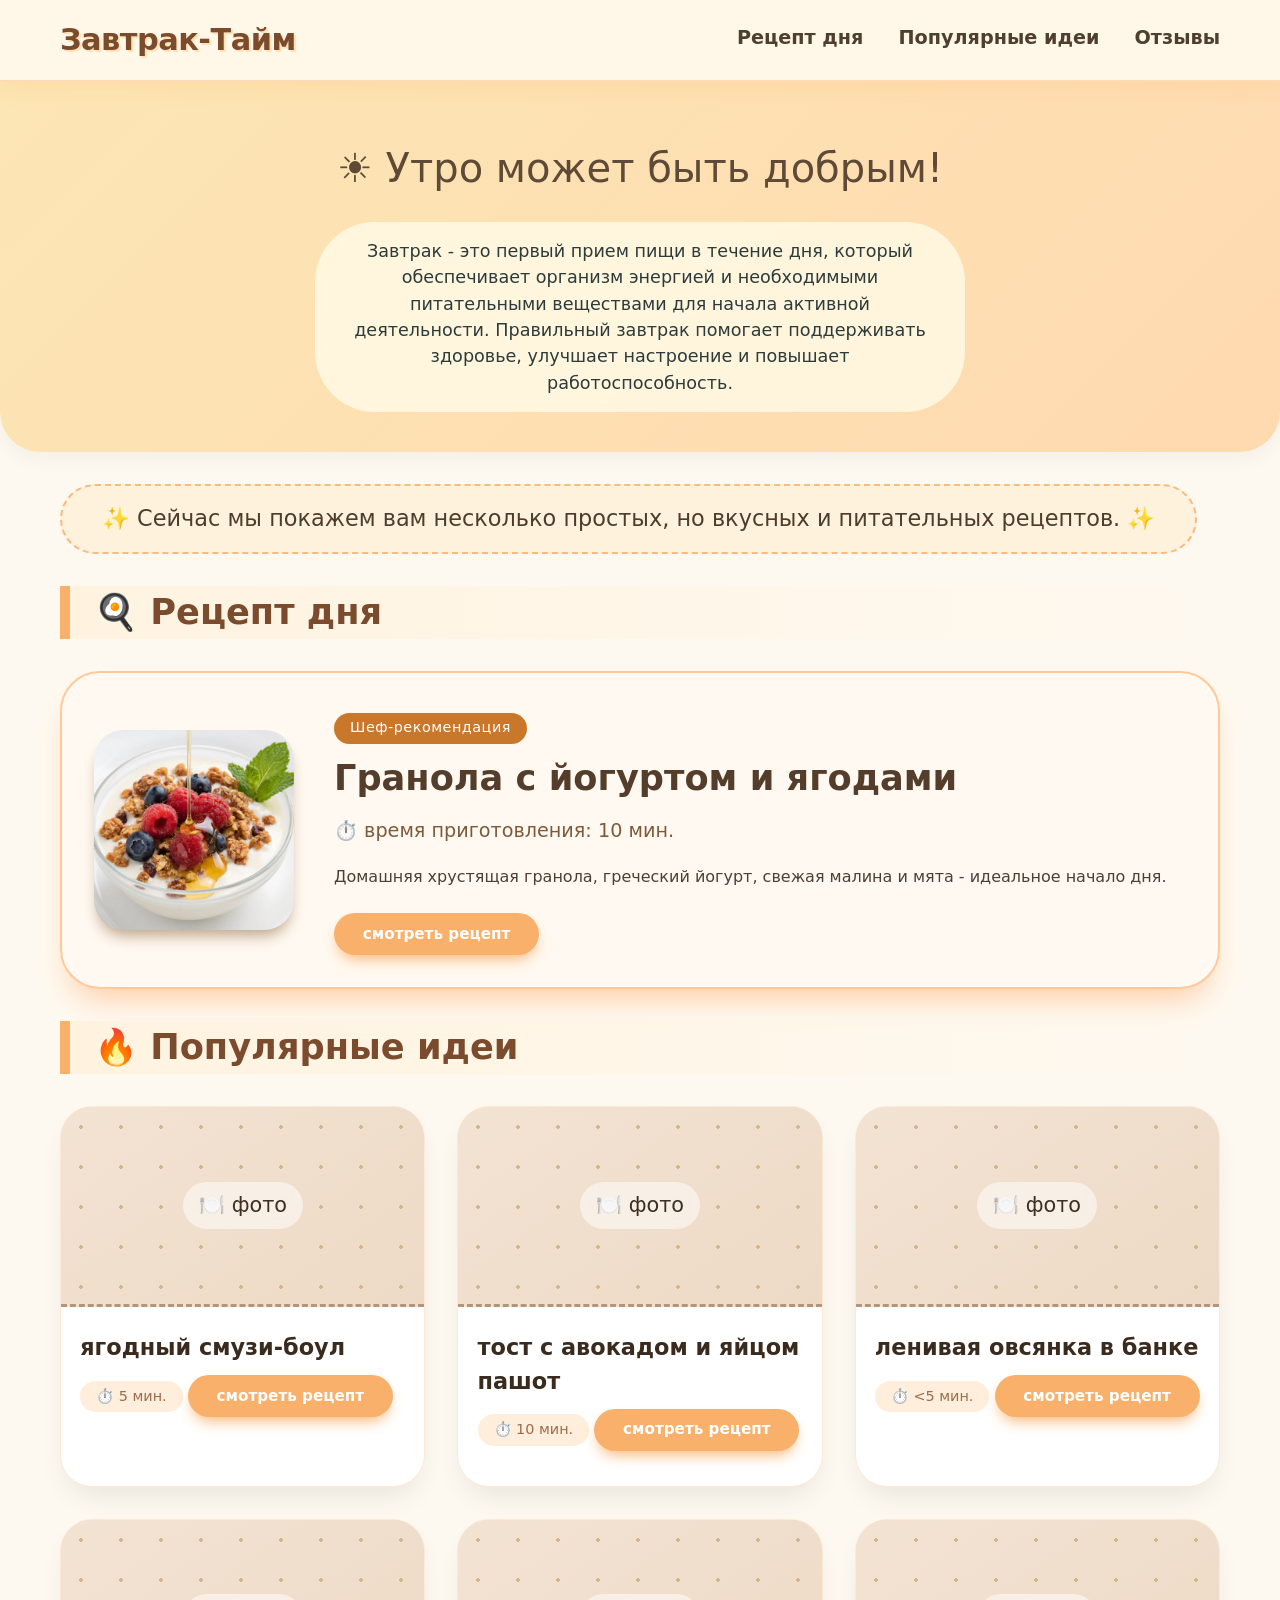
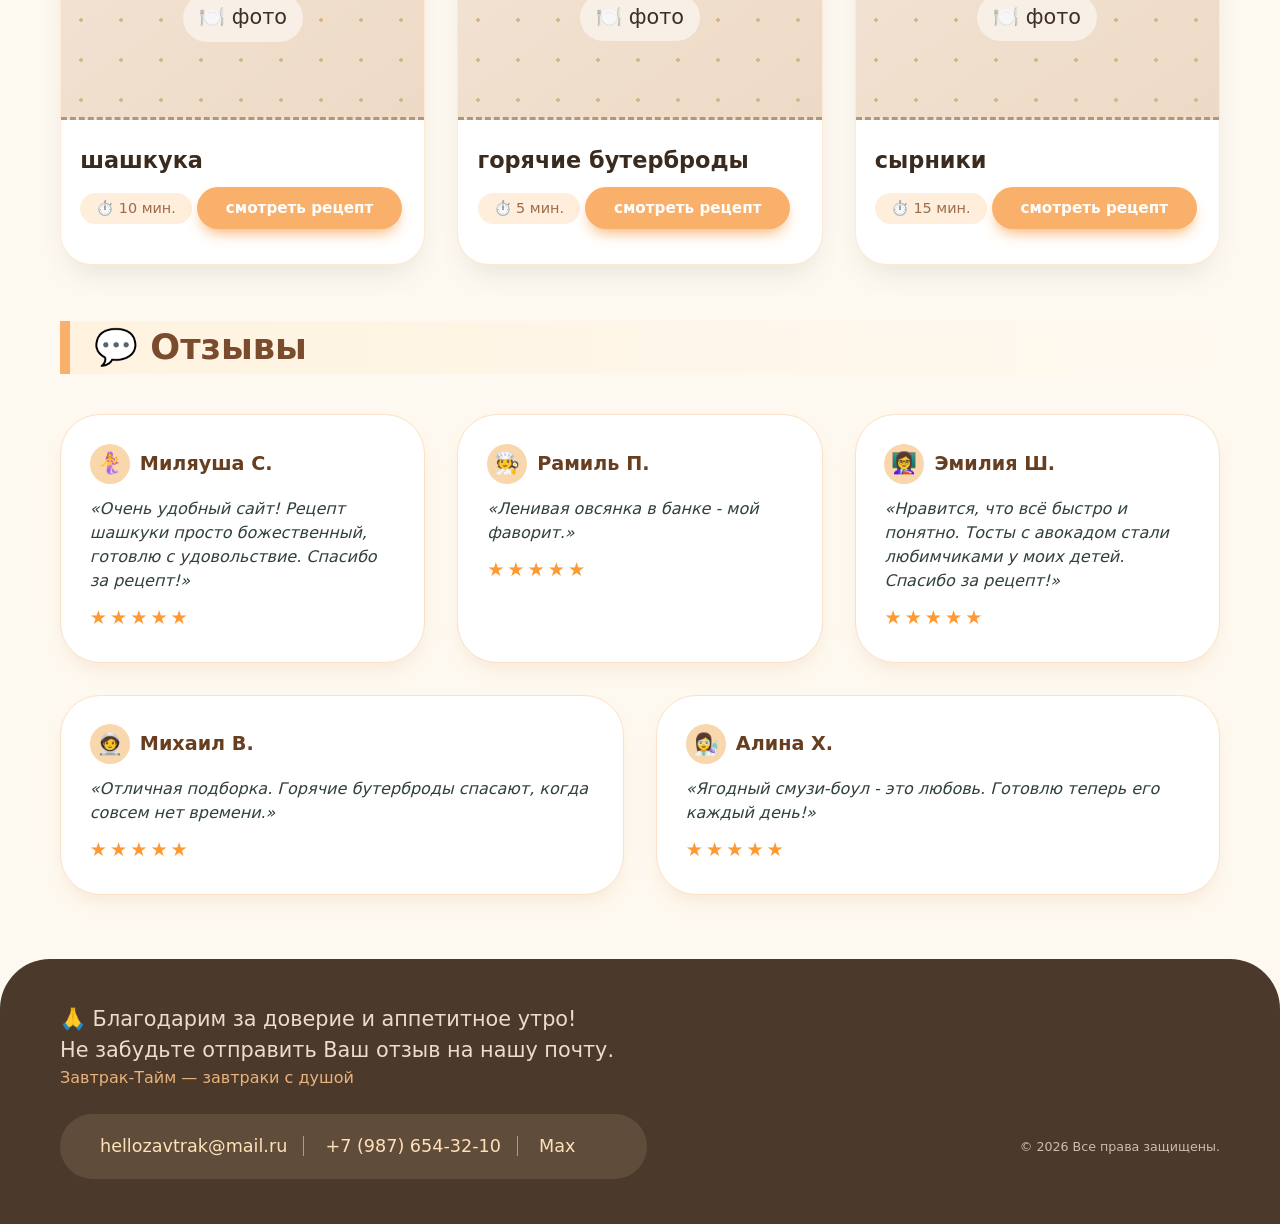
<file: 1индивидуальный проект/index.html>
<!DOCTYPE html>
<html lang="en">
<head>
    <meta charset="UTF-8">
    <meta name="viewport" content="width=device-width, initial-scale=1.0">
    <title>Завтрак-Тайм | Утро может быть добрым</title>
    <link rel="stylesheet" href="style.css">
    <link rel="shortcut icon" href="лого.jpg" type="image/x-icon">
</head>
<body>

    <!-- =====  HEADER ===== -->
    <header class="page-header">
        <div class="container header-container">
            <div class="logo">
                <a href="/"> Завтрак-Тайм</a>
            </div>
            <nav class="nav-links">
                <a href="#recipe-day">Рецепт дня</a>
                <a href="#popular">Популярные идеи</a>
                <a href="#reviews">Отзывы</a>
            </nav>
        </div>
    </header>

    <!-- Хедер с девизом -->
    <section class="hero">
        <div class="container">
            <div class="sub">☀️ Утро может быть добрым!</div>
            <p>Завтрак - это первый прием пищи в течение дня, который обеспечивает организм энергией и необходимыми питательными веществами для начала активной деятельности. Правильный завтрак помогает поддерживать здоровье, улучшает настроение и повышает работоспособность.</p>
        </div>
    </section>

    <main class="container">
        <!-- ★ ПРИВЕТСТВИЕ ПЕРЕД РЕЦЕПТОМ ДНЯ -->
        <div class="greeting-text">
            ✨ Сейчас мы покажем вам несколько простых, но вкусных и питательных рецептов. ✨
        </div>

        <!-- ★ РЕЦЕПТ ДНЯ -->
        <h2 id="recipe-day" class="section-title">🍳 Рецепт дня</h2>
        <div class="recipe-day-card">
            <img src="/гранола.jpg" alt="" class="recipe-day-img">
            <div class="recipe-day-info">
                <span class="badge">Шеф-рекомендация</span>
                <h3>Гранола с йогуртом и ягодами</h3>
                <div class="time">⏱️ время приготовления: 10 мин.</div>
                <p style="margin-bottom: 1.5rem; color:#4d3f32;">Домашняя хрустящая гранола, греческий йогурт, свежая малина и мята - идеальное начало дня.</p>
                <a href="рецепт дня/index.html" class="btn-recipe">смотреть рецепт</a>
            </div>
        </div>

        <!-- ПОПУЛЯРНЫЕ ИДЕИ -->
        <h2 id="popular" class="section-title">🔥 Популярные идеи</h2>
        <div class="card-grid">
            <!-- карточка 1 -->
            <div class="card">
                <div class="card-img"></div>
                <div class="card-content">
                    <div class="card-title">ягодный смузи-боул</div>
                    <div class="card-time">⏱️ 5 мин.</div>
                    <a href="/рецепт1/index.html" class="btn-recipe">смотреть рецепт</a>
                </div>
            </div>
            <!-- карточка 2 -->
            <div class="card">
                <div class="card-img"></div>
                <div class="card-content">
                    <div class="card-title">тост с авокадом и яйцом пашот</div>
                    <div class="card-time">⏱️ 10 мин.</div>
                    <a href="/рецепт2/index.html" class="btn-recipe">смотреть рецепт</a>
                </div>
            </div>
            <!-- карточка 3 -->
            <div class="card">
                <div class="card-img"></div>
                <div class="card-content">
                    <div class="card-title">ленивая овсянка в банке</div>
                    <div class="card-time">⏱️ <5 мин. </div>
                    <a href="/рецепт3/index.html" class="btn-recipe">смотреть рецепт</a>
                </div>
            </div>
            <!-- карточка 4 -->
            <div class="card">
                <div class="card-img"></div>
                <div class="card-content">
                    <div class="card-title">шашкука</div>
                    <div class="card-time">⏱️ 10 мин.</div>
                    <a href="/рецепт4/index.html" class="btn-recipe">смотреть рецепт</a>
                </div>
            </div>
            <!-- карточка 5 -->
            <div class="card">
                <div class="card-img"></div>
                <div class="card-content">
                    <div class="card-title">горячие бутерброды</div>
                    <div class="card-time">⏱️ 5 мин.</div>
                    <a href="/рецепт5/index.html" class="btn-recipe">смотреть рецепт</a>
                </div>
            </div>
            <!-- карточка 6  -->
            <div class="card">
                <div class="card-img"></div>
                <div class="card-content">
                    <div class="card-title">сырники</div>
                    <div class="card-time">⏱️ 15 мин.</div>
                    <a href="/рецепт6/index.html" class="btn-recipe">смотреть рецепт</a>
                </div>
            </div>
        </div>

        <!-- ОТЗЫВЫ -->
        <h2 id="reviews" class="section-title">💬 Отзывы</h2>
        <div class="reviews-grid">
            <div class="review-item">
                <div class="review-author"><span>🧜‍♀️</span> Миляуша С.</div>
                <div class="review-text">«Очень удобный сайт! Рецепт шашкуки просто божественный, готовлю с удовольствие. Спасибо за рецепт!»</div>
                <div class="review-rating">★★★★★</div>
            </div>
            <div class="review-item">
                <div class="review-author"><span>🧑‍🍳</span> Рамиль П.</div>
                <div class="review-text">«Ленивая овсянка в банке - мой фаворит.»</div>
                <div class="review-rating">★★★★★</div>
            </div>
            <div class="review-item">
                <div class="review-author"><span>👩‍🏫</span> Эмилия Ш.</div>
                <div class="review-text">«Нравится, что всё быстро и понятно. Тосты с авокадом стали любимчиками у моих детей. Спасибо за рецепт!»</div>
                <div class="review-rating">★★★★★</div>
            </div>
            <div class="review-item">
                <div class="review-author"><span>🧑‍🚀</span> Михаил В.</div>
                <div class="review-text">«Отличная подборка. Горячие бутерброды спасают, когда совсем нет времени.»</div>
                <div class="review-rating">★★★★★</div>
            </div>
            <div class="review-item">
                <div class="review-author"><span>👩‍🔬</span> Алина Х.</div>
                <div class="review-text">«Ягодный смузи-боул - это любовь. Готовлю теперь его каждый день!»</div>
                <div class="review-rating">★★★★★</div>
            </div>
        </div>
    </main>

    <!-- ПОДВАЛ -->
    <footer>
        <div class="container footer-content">
            <div class="footer-thanks">
                <p>🙏 Благодарим за доверие и аппетитное утро!</p>
                <p>Не забудьте отправить Ваш отзыв на нашу почту.</p>
                <span>Завтрак-Тайм — завтраки с душой</span>
            </div>
            <div class="footer-contacts">
                <a href="mailto:hellozavtrak@mail.ru">hellozavtrak@mail.ru</a>
                <a href="tel:+79876543210">+7 (987) 654-32-10</a>
                <a href="/">Max</a>
            </div>
            <div class="footer-date">
               <small>&copy; 2026 Все права защищены.</small>
            </div>
        </div>
    </footer>
</body>
</html>
</file>
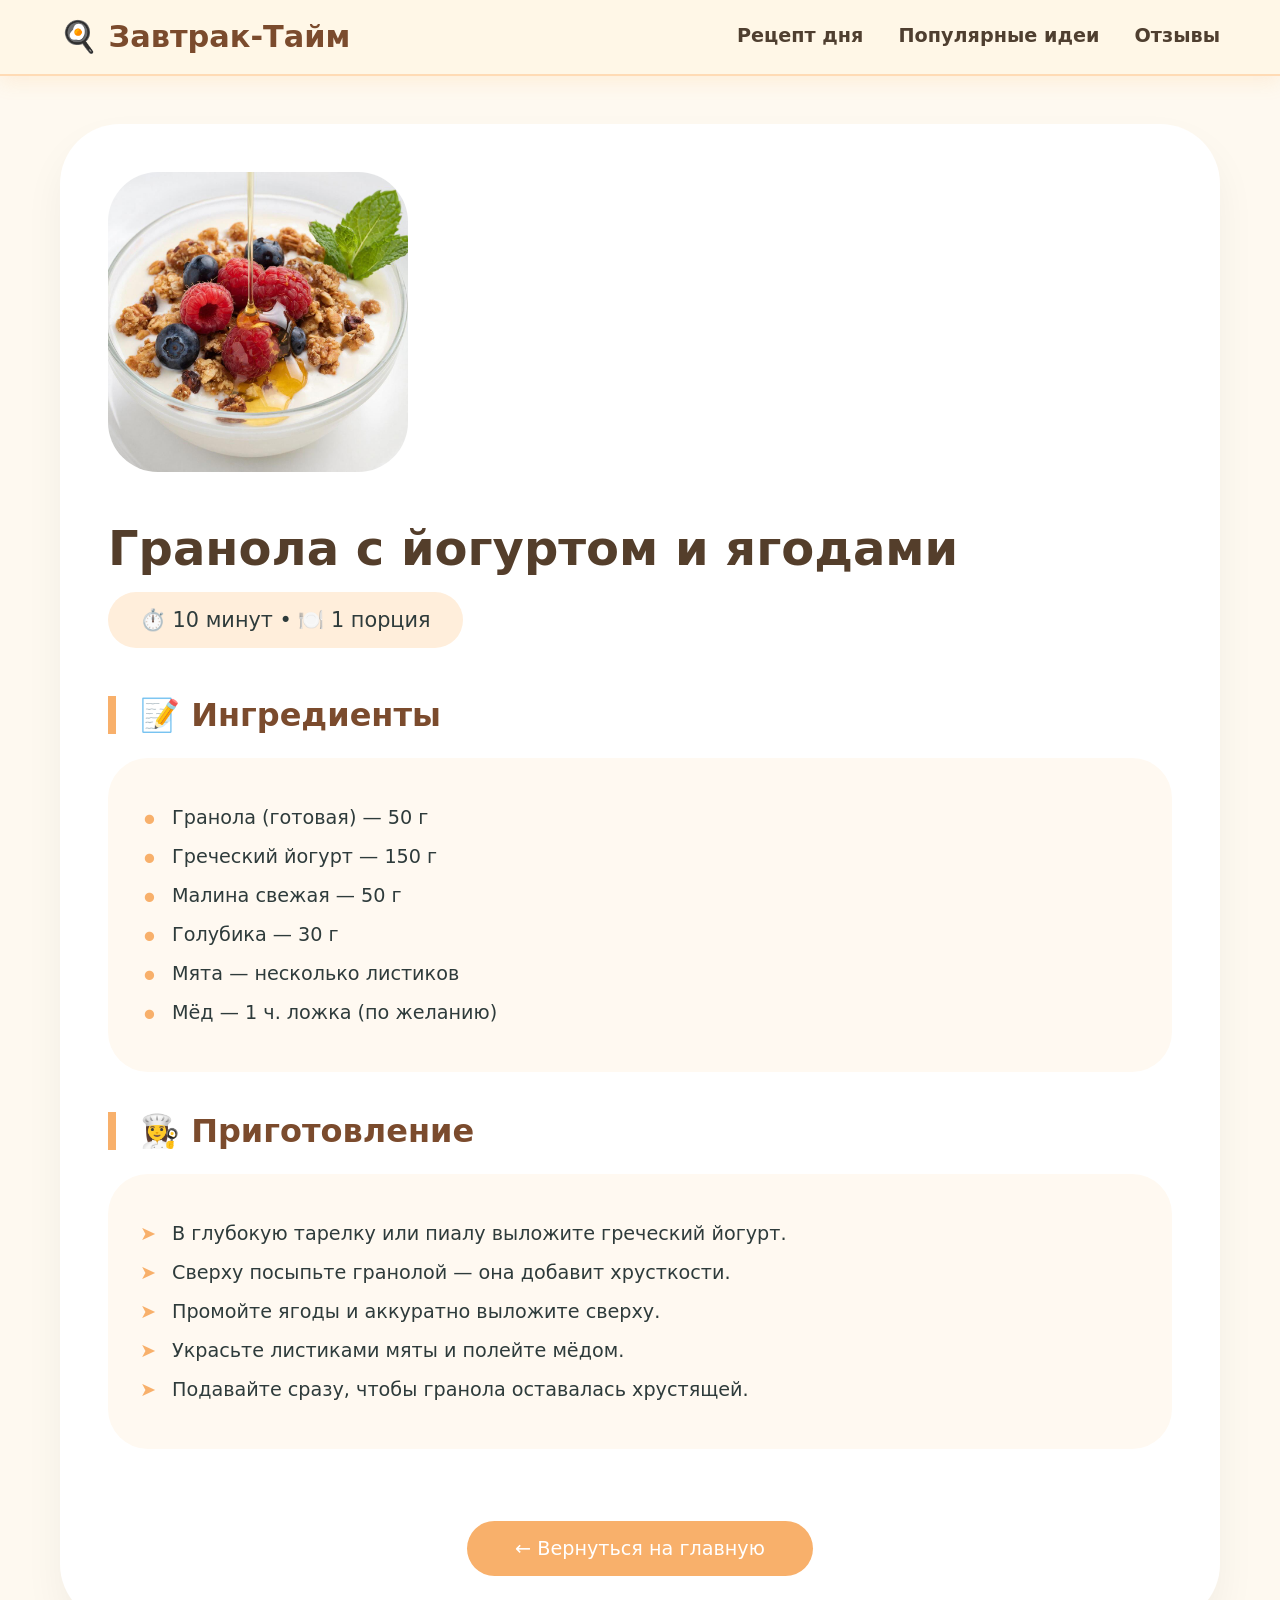
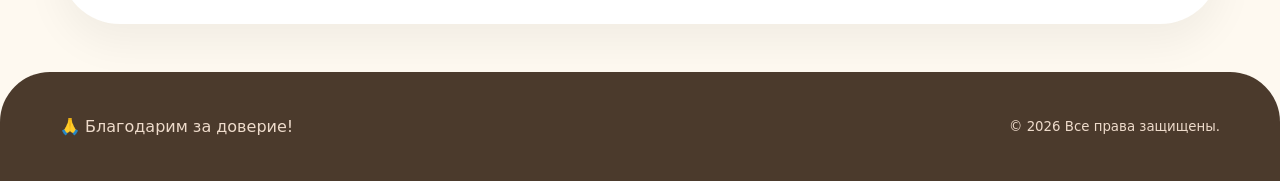
<file: 1индивидуальный проект/рецепт дня/index.html>
<!DOCTYPE html>
<html lang="en">
<head>
    <meta charset="UTF-8">
    <meta name="viewport" content="width=device-width, initial-scale=1.0">
    <title>Рецепт дня | Завтрак-Тайм</title>
    <link rel="stylesheet" href="style.css">
    <link rel="shortcut icon" href="/лого.jpg" type="image/x-icon">
</head>
<body>
<body>
    <header class="page-header">
        <div class="container header-container">
            <div class="logo"><a href="/index.html">🍳 Завтрак-Тайм</a></div>
            <nav class="nav-links">
                <a href="/index.html#recipe-day">Рецепт дня</a>
                <a href="/index.html#popular">Популярные идеи</a>
                <a href="/index.html#reviews">Отзывы</a>
            </nav>
        </div>
    </header>

    <main class="container">
        <div class="recipe-page">
            <div class="recipe-header">
                <img src="/гранола.jpg" alt="" class="recipe-image">
                <div class="recipe-title">
                    <h1>Гранола с йогуртом и ягодами</h1>
                    <span class="meta">⏱️ 10 минут • 🍽️ 1 порция</span>
                </div>
            </div>

            <div class="section">
                <h2>📝 Ингредиенты</h2>
                <ul class="ingredients">
                    <li>Гранола (готовая) — 50 г</li>
                    <li>Греческий йогурт — 150 г</li>
                    <li>Малина свежая — 50 г</li>
                    <li>Голубика — 30 г</li>
                    <li>Мята — несколько листиков</li>
                    <li>Мёд — 1 ч. ложка (по желанию)</li>
                </ul>
            </div>

            <div class="section">
                <h2>👩‍🍳 Приготовление</h2>
                <ol class="steps">
                    <li>В глубокую тарелку или пиалу выложите греческий йогурт.</li>
                    <li>Сверху посыпьте гранолой — она добавит хрусткости.</li>
                    <li>Промойте ягоды и аккуратно выложите сверху.</li>
                    <li>Украсьте листиками мяты и полейте мёдом.</li>
                    <li>Подавайте сразу, чтобы гранола оставалась хрустящей.</li>
                </ol>
            </div>

            <div style="text-align: center;">
                <a href="/index.html" class="back-btn">← Вернуться на главную</a>
            </div>
        </div>
    </main>

    <footer>
        <div class="container footer-content">
            <div>🙏 Благодарим за доверие!</div>
            <small>&copy; 2026 Все права защищены.</small>
        </div>
    </footer>
</body>
</html>
</file>
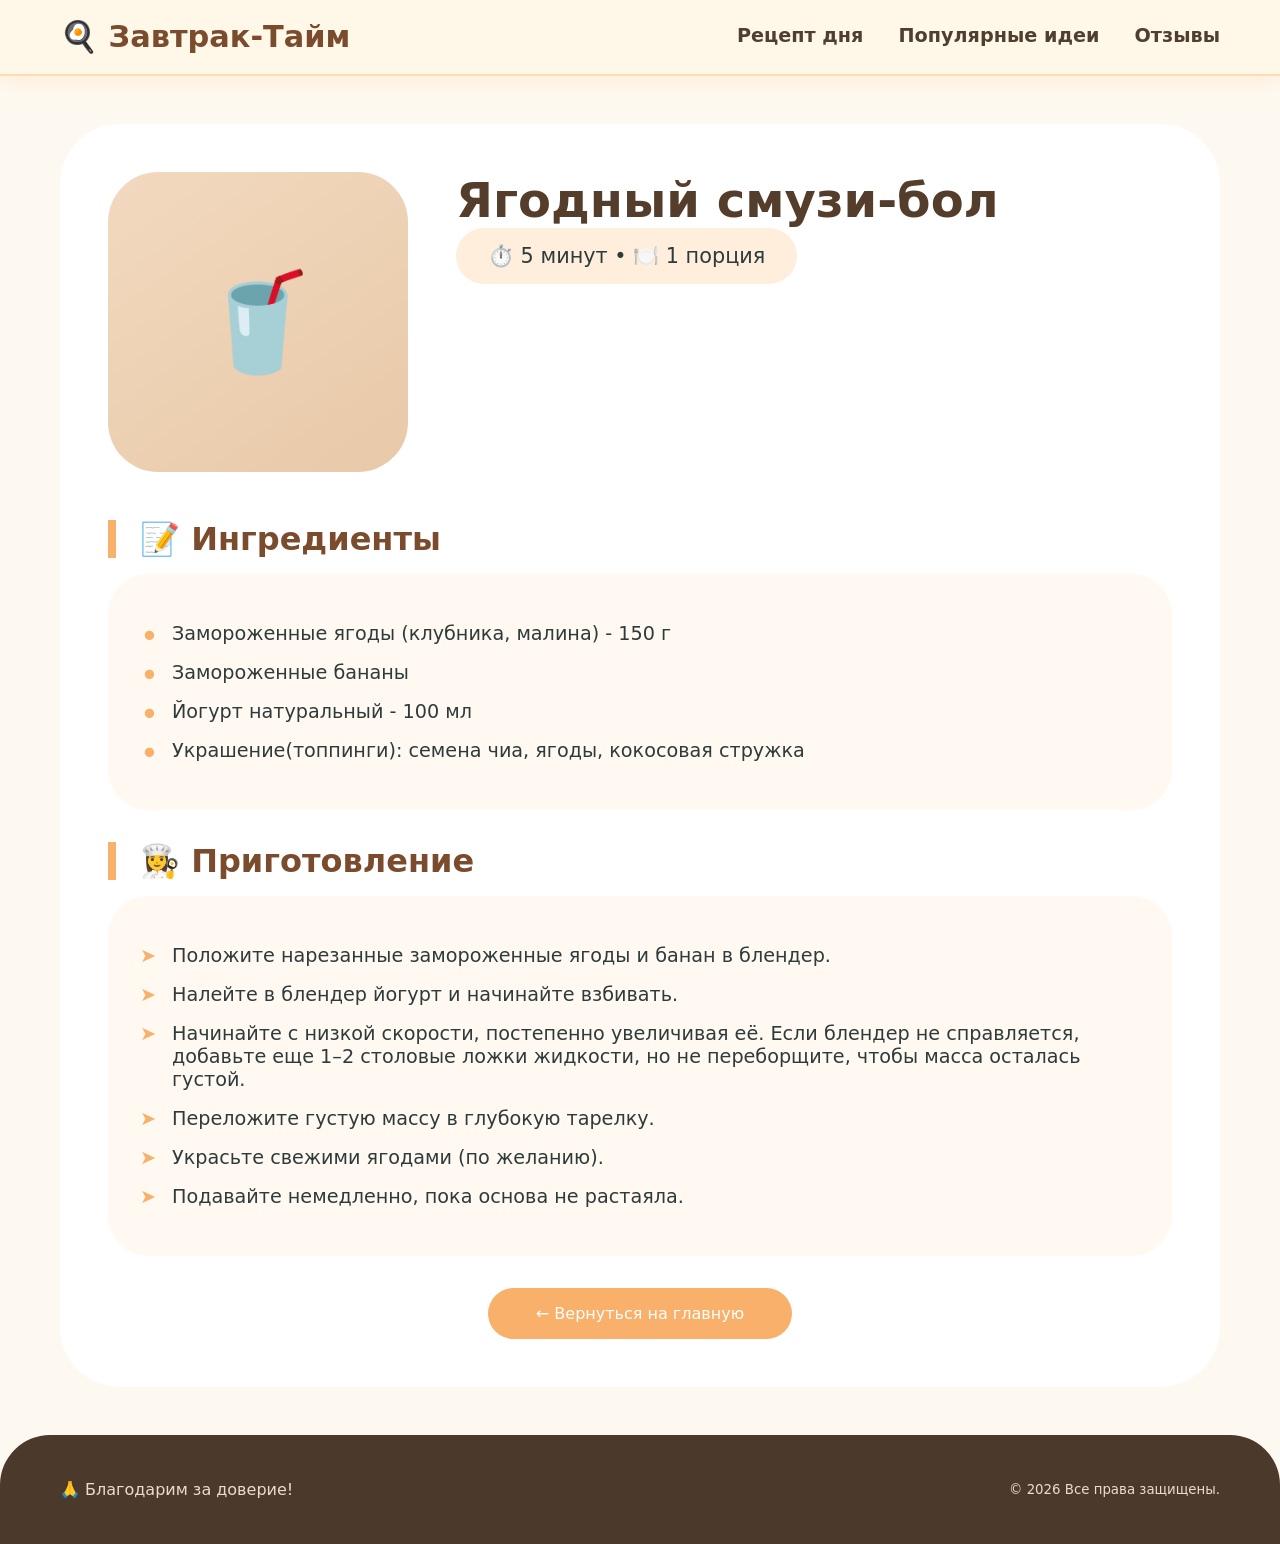
<file: 1индивидуальный проект/рецепт1/index.html>
<!DOCTYPE html>
<html lang="en">
<head>
    <meta charset="UTF-8">
    <title>Ягодный смузи-бол | Завтрак-Тайм</title>
    <link rel="stylesheet" href="style.css">
    <link rel="shortcut icon" href="/лого.jpg" type="image/x-icon">
</head>
<body>
    <header class="page-header">
        <div class="container header-container">
            <div class="logo"><a href="/index.html">🍳 Завтрак-Тайм</a></div>
            <nav class="nav-links">
                <a href="/index.html#recipe-day">Рецепт дня</a>
                <a href="/index.html#popular">Популярные идеи</a>
                <a href="/index.html#reviews">Отзывы</a>
            </nav>
        </div>
    </header>

    <main class="container">
        <div class="recipe-page">
            <div class="recipe-header">
                <div class="recipe-image">🥤</div>
                <div class="recipe-title">
                    <h1>Ягодный смузи-бол</h1>
                    <span class="meta">⏱️ 5 минут • 🍽️ 1 порция</span>
                </div>
            </div>

            <div class="section">
                <h2>📝 Ингредиенты</h2>
                <ul class="ingredients">
                    <li>Замороженные ягоды (клубника, малина) - 150 г</li>
                    <li>Замороженные бананы</li>
                    <li>Йогурт натуральный - 100 мл</li>
                    <li>Украшение(топпинги): семена чиа, ягоды, кокосовая стружка </li>
                </ul>
            </div>

            <div class="section">
                <h2>👩‍🍳 Приготовление</h2>
                <ol class="steps">
                    <li>Положите нарезанные замороженные ягоды и банан в блендер.</li>
                    <li>Налейте в блендер йогурт и начинайте взбивать.</li>
                    <li>Начинайте с низкой скорости, постепенно увеличивая её. Если блендер не справляется, добавьте еще 1–2 столовые ложки жидкости, но не переборщите, чтобы масса осталась густой.</li>
                    <li>Переложите густую массу в глубокую тарелку.</li>
                    <li>Украсьте свежими ягодами (по желанию).</li>
                    <li>Подавайте немедленно, пока основа не растаяла.</li>
                </ol>
            </div>

            <div style="text-align: center;">
                <a href="/index.html" class="back-btn">← Вернуться на главную</a>
            </div>
        </div>
    </main>

    <footer>
        <div class="container footer-content">
            <div>🙏 Благодарим за доверие!</div>
            <small>&copy; 2026 Все права защищены.</small>
        </div>
    </footer>
</body>
</html>
</file>
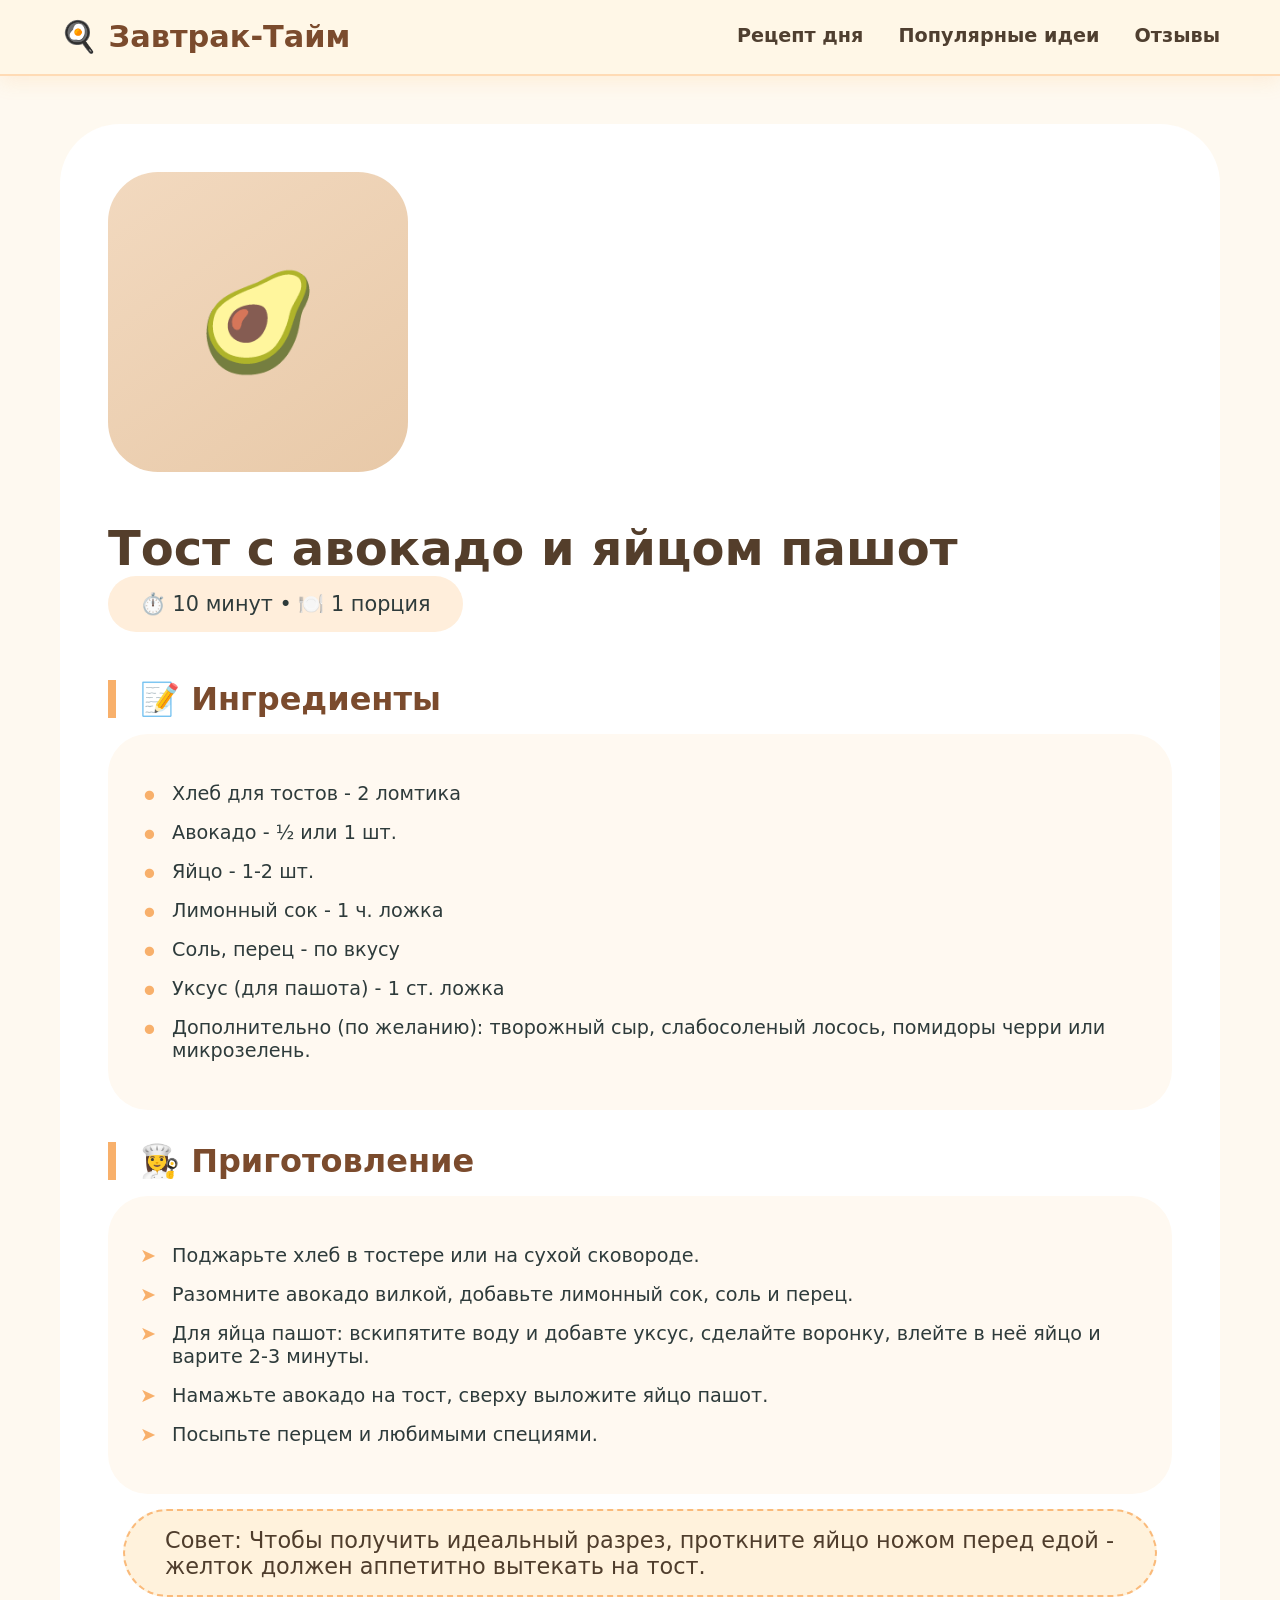
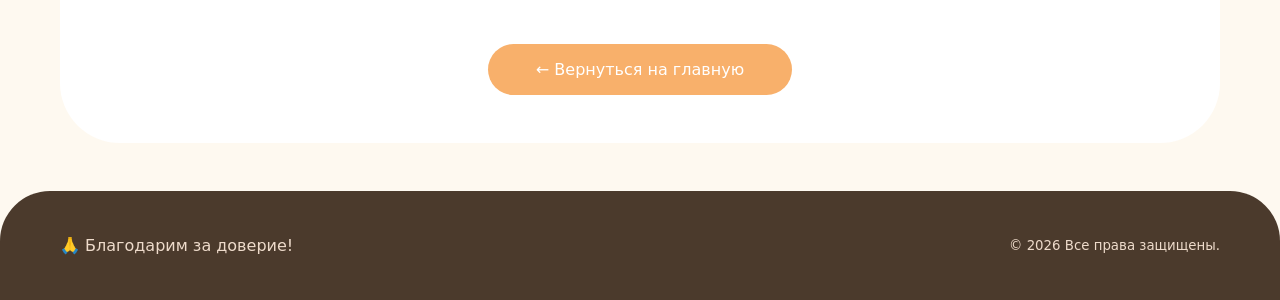
<file: 1индивидуальный проект/рецепт2/index.html>
<!DOCTYPE html>
<html lang="en">
<head>
    <meta charset="UTF-8">
    <title>Тост с авокадо | Завтрак-Тайм</title>
    <link rel="stylesheet" href="style.css">
    <link rel="shortcut icon" href="/лого.jpg" type="image/x-icon">
</head>
<body>
    <header class="page-header">
        <div class="container header-container">
            <div class="logo"><a href="/index.html">🍳 Завтрак-Тайм</a></div>
            <nav class="nav-links">
                <a href="/index.html#recipe-day">Рецепт дня</a>
                <a href="/index.html#popular">Популярные идеи</a>
                <a href="/index.html#reviews">Отзывы</a>
            </nav>
        </div>
    </header>

    <main class="container">
        <div class="recipe-page">
            <div class="recipe-header">
                <div class="recipe-image">🥑</div>
                <div class="recipe-title">
                    <h1>Тост с авокадо и яйцом пашот</h1>
                    <span class="meta">⏱️ 10 минут • 🍽️ 1 порция</span>
                </div>
            </div>

            <div class="section">
                <h2>📝 Ингредиенты</h2>
                <ul class="ingredients">
                    <li>Хлеб для тостов - 2 ломтика</li>
                    <li>Авокадо -  ½ или 1 шт.</li>
                    <li>Яйцо - 1-2 шт.</li>
                    <li>Лимонный сок - 1 ч. ложка</li>
                    <li>Соль, перец - по вкусу</li>
                    <li>Уксус (для пашота) - 1 ст. ложка</li>
                    <li>Дополнительно (по желанию): творожный сыр, слабосоленый лосось, помидоры черри или микрозелень.</li>
                </ul>
            </div>

            <div class="section">
                <h2>👩‍🍳 Приготовление</h2>
                <ol class="steps">
                    <li>Поджарьте хлеб в тостере или на сухой сковороде.</li>
                    <li>Разомните авокадо вилкой, добавьте лимонный сок, соль и перец.</li>
                    <li>Для яйца пашот: вскипятите воду и добавте уксус, сделайте воронку, влейте в неё яйцо и варите 2-3 минуты.</li>
                    <li>Намажьте авокадо на тост, сверху выложите яйцо пашот.</li>
                    <li>Посыпьте перцем и любимыми специями.</li>
                </ol>
                <div class="sovet">Совет: Чтобы получить идеальный разрез, проткните яйцо ножом перед едой - желток должен аппетитно вытекать на тост. </div>
            </div>
            <div style="text-align: center;">
                <a href="/index.html" class="back-btn">← Вернуться на главную</a>
            </div>
        </div>
    </main>

    <footer>
        <div class="container footer-content">
            <div>🙏 Благодарим за доверие!</div>
            <small>&copy; 2026 Все права защищены.</small>
        </div>
    </footer>
</body>
</html>
</file>
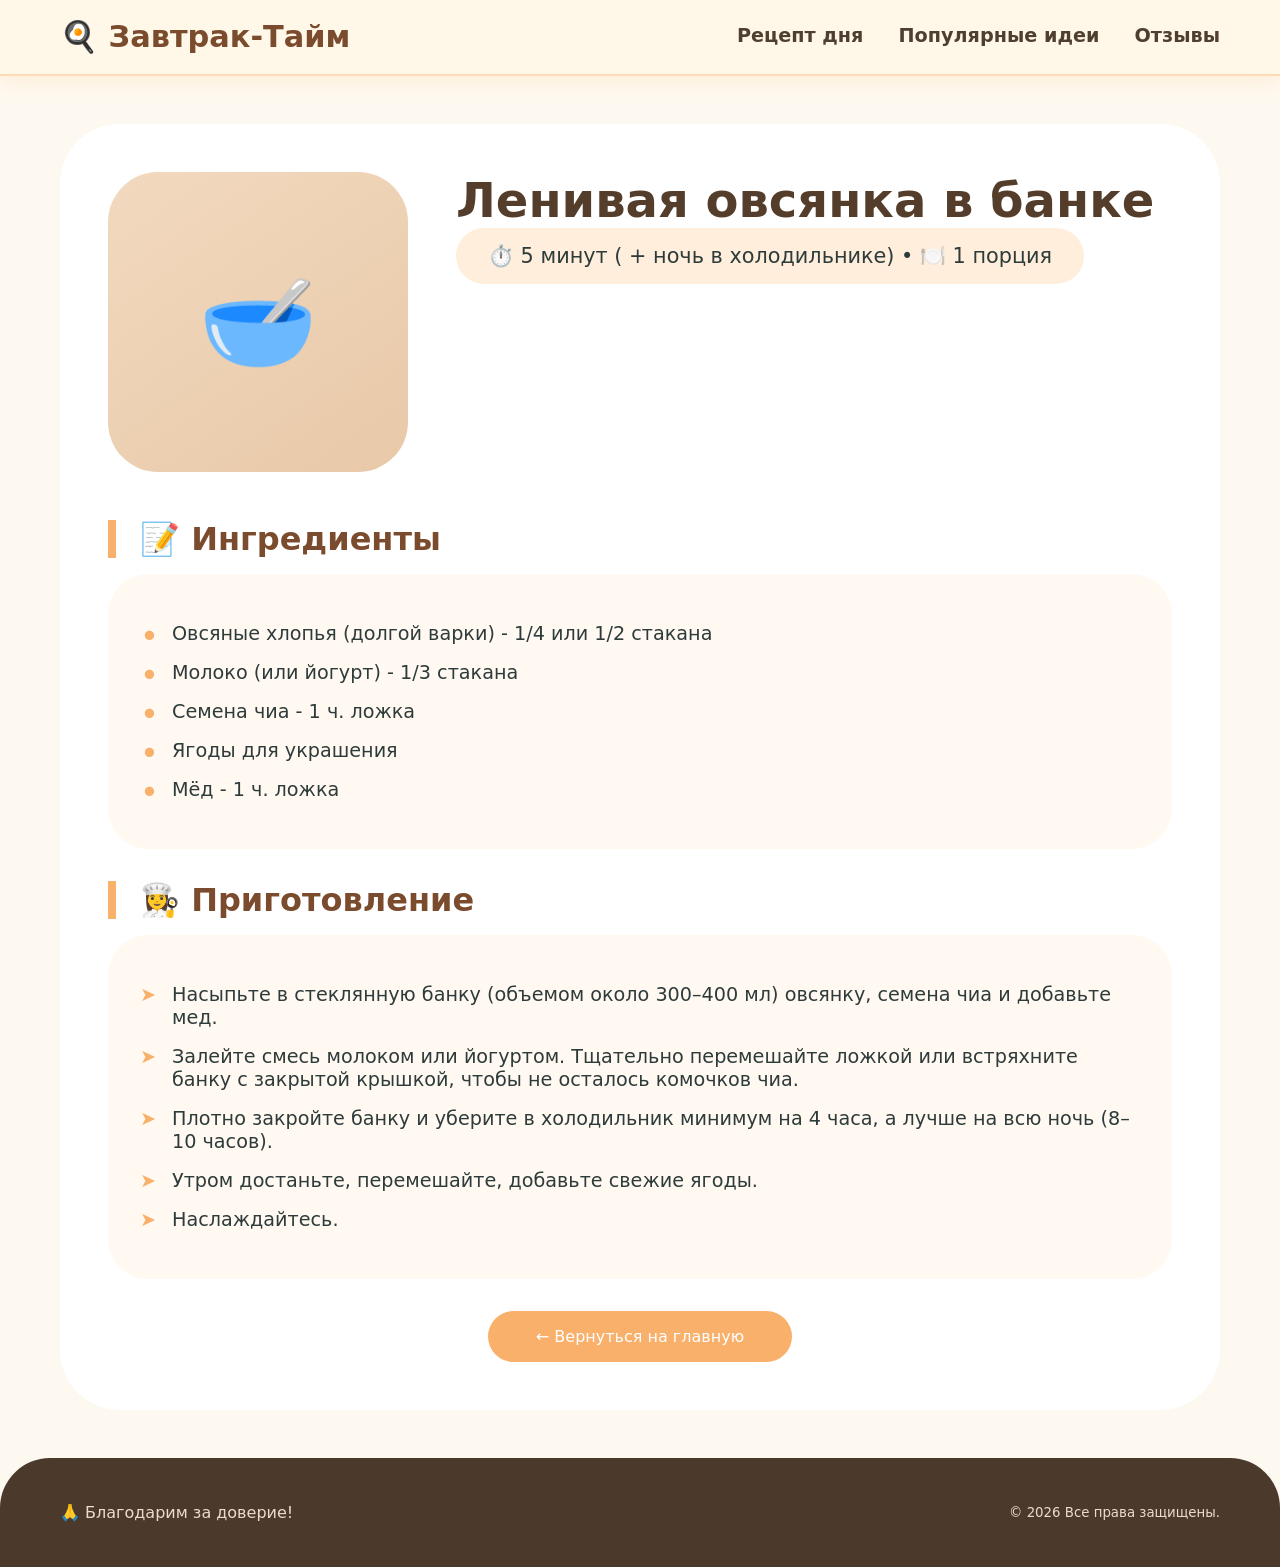
<file: 1индивидуальный проект/рецепт3/index.html>
<!DOCTYPE html>
<html lang="en">
<head>
    <meta charset="UTF-8">
    <title>Ленивая овсянка | Завтрак-Тайм</title>
    <link rel="stylesheet" href="style.css">
    <link rel="shortcut icon" href="/лого.jpg" type="image/x-icon">
</head>
<body>
    <header class="page-header">
        <div class="container header-container">
            <div class="logo"><a href="/index.html">🍳 Завтрак-Тайм</a></div>
            <nav class="nav-links">
                <a href="/index.html#recipe-day">Рецепт дня</a>
                <a href="/index.html#popular">Популярные идеи</a>
                <a href="/index.html#reviews">Отзывы</a>
            </nav>
        </div>
    </header>

    <main class="container">
        <div class="recipe-page">
            <div class="recipe-header">
                <div class="recipe-image">🥣</div>
                <div class="recipe-title">
                    <h1>Ленивая овсянка в банке</h1>
                    <span class="meta">⏱️ 5 минут ( + ночь в холодильнике) • 🍽️ 1 порция</span>
                </div>
            </div>

            <div class="section">
                <h2>📝 Ингредиенты</h2>
                <ul class="ingredients">
                    <li>Овсяные хлопья (долгой варки) - 1/4 или 1/2 стакана</li>
                    <li>Молоко (или йогурт) - 1/3 стакана</li>
                    <li>Семена чиа - 1 ч. ложка</li>
                    <li>Ягоды для украшения</li>
                    <li>Мёд - 1 ч. ложка</li>
                </ul>
            </div>

            <div class="section">
                <h2>👩‍🍳 Приготовление</h2>
                <ol class="steps">
                    <li>Насыпьте в стеклянную банку (объемом около 300–400 мл) овсянку, семена чиа и добавьте мед.</li>
                    <li>Залейте смесь молоком или йогуртом. Тщательно перемешайте ложкой или встряхните банку с закрытой крышкой, чтобы не осталось комочков чиа.</li>
                    <li>Плотно закройте банку и уберите в холодильник минимум на 4 часа, а лучше на всю ночь (8–10 часов).</li>
                    <li>Утром достаньте, перемешайте, добавьте свежие ягоды.</li>
                    <li>Наслаждайтесь.</li>
                </ol>
            </div>

            <div style="text-align: center;">
                <a href="/index.html" class="back-btn">← Вернуться на главную</a>
            </div>
        </div>
    </main>

    <footer>
        <div class="container footer-content">
            <div>🙏 Благодарим за доверие!</div>
            <small>&copy; 2026 Все права защищены.</small>
        </div>
    </footer>
</body>
</html>
</file>
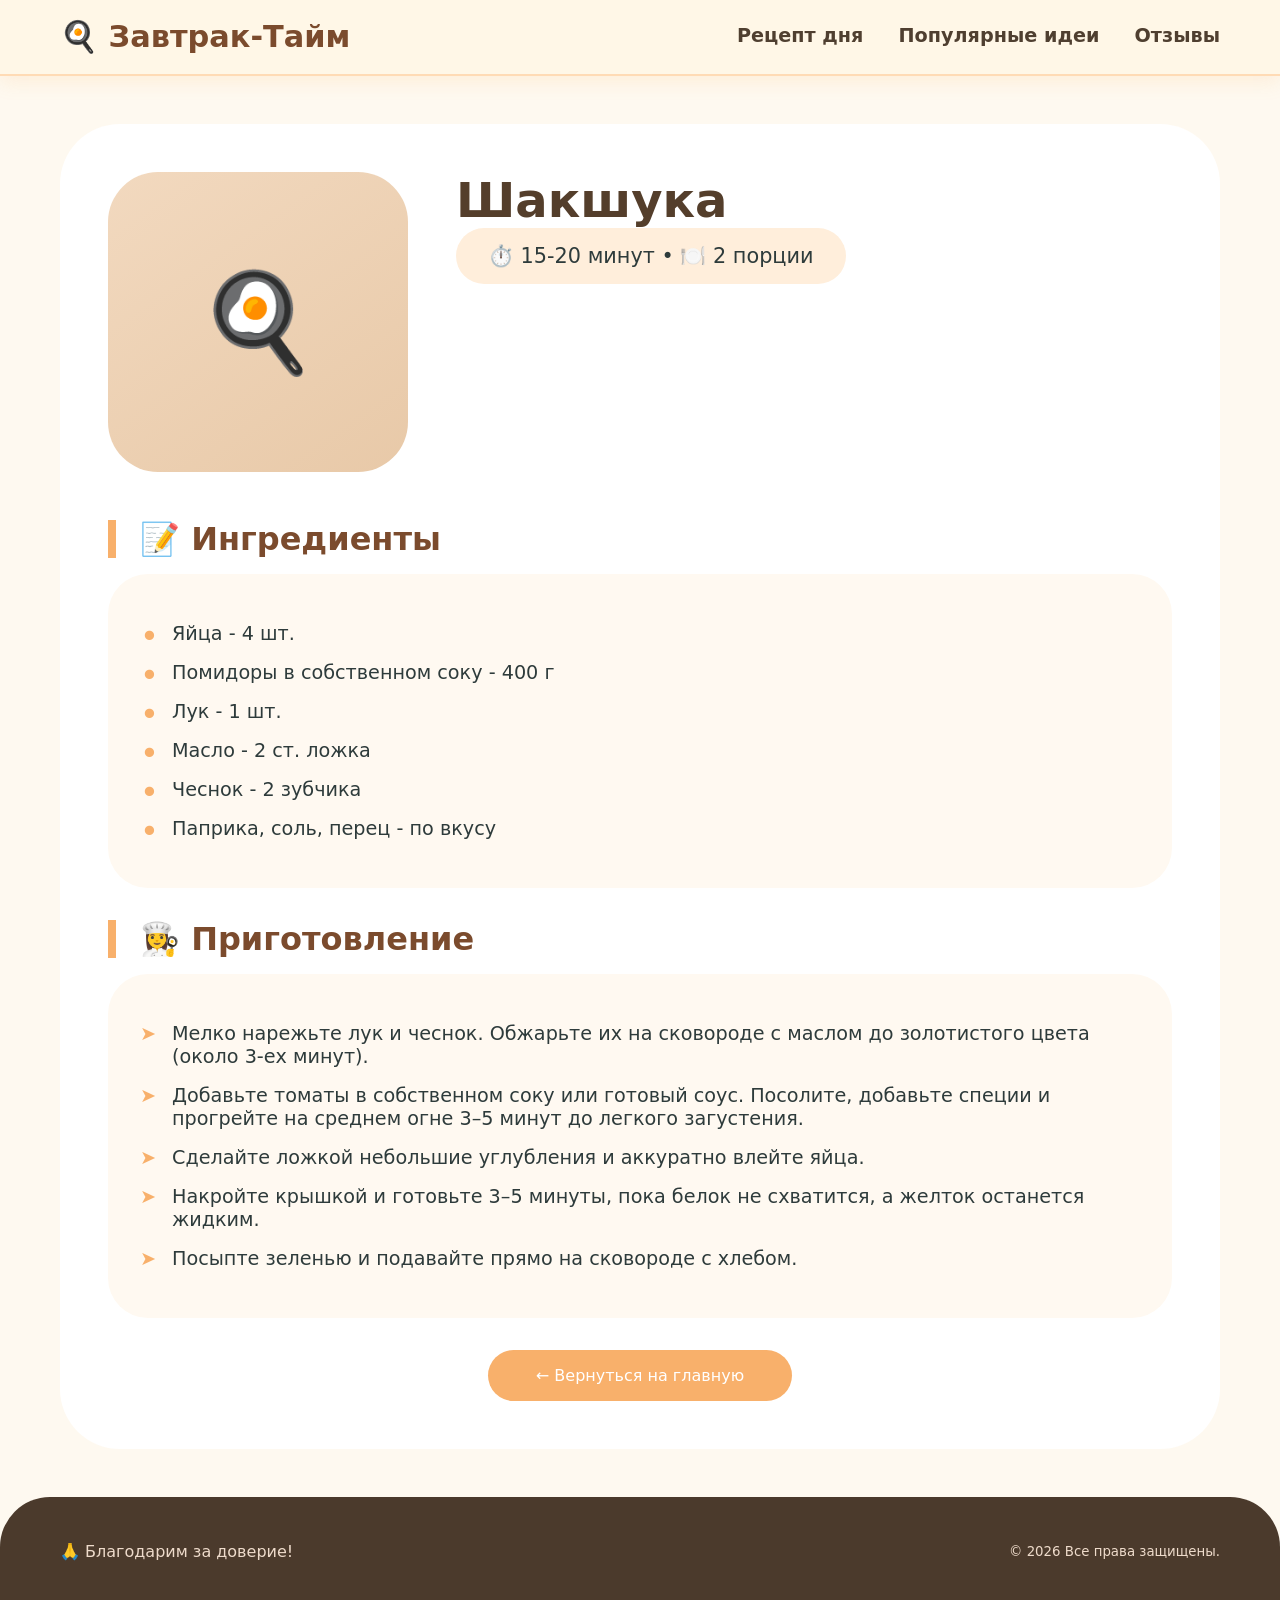
<file: 1индивидуальный проект/рецепт4/index.html>
<!DOCTYPE html>
<html lang="en">
<head>
    <meta charset="UTF-8">
    <title>Шакшука | Завтрак-Тайм</title>
    <link rel="stylesheet" href="style.css">
    <link rel="shortcut icon" href="/лого.jpg" type="image/x-icon">
</head>
<body>
    <header class="page-header">
        <div class="container header-container">
            <div class="logo"><a href="/index.html">🍳 Завтрак-Тайм</a></div>
            <nav class="nav-links">
                <a href="/index.html#recipe-day">Рецепт дня</a>
                <a href="/index.html#popular">Популярные идеи</a>
                <a href="/index.html#reviews">Отзывы</a>
            </nav>
        </div>
    </header>

    <main class="container">
        <div class="recipe-page">
            <div class="recipe-header">
                <div class="recipe-image">🍳</div>
                <div class="recipe-title">
                    <h1>Шакшука</h1>
                    <span class="meta">⏱️ 15-20 минут • 🍽️ 2 порции</span>
                </div>
            </div>

            <div class="section">
                <h2>📝 Ингредиенты</h2>
                <ul class="ingredients">
                    <li>Яйца - 4 шт.</li>
                    <li>Помидоры в собственном соку - 400 г</li>
                    <li>Лук - 1 шт.</li>
                    <li>Масло - 2 ст. ложка </li>
                    <li>Чеснок - 2 зубчика</li>
                    <li>Паприка, соль, перец - по вкусу</li>
                </ul>
            </div>

            <div class="section">
                <h2>👩‍🍳 Приготовление</h2>
                <ol class="steps">
                    <li>Мелко нарежьте лук и чеснок. Обжарьте их на сковороде с маслом до золотистого цвета (около 3-ех минут).</li>
                    <li>Добавьте томаты в собственном соку или готовый соус. Посолите, добавьте специи и прогрейте на среднем огне 3–5 минут до легкого загустения.</li>
                    <li>Сделайте ложкой небольшие углубления и аккуратно влейте яйца.</li>
                    <li>Накройте крышкой и готовьте 3–5 минуты, пока белок не схватится, а желток останется жидким.</li>
                    <li>Посыпте зеленью и подавайте прямо на сковороде с хлебом.</li>
                </ol>
            </div>

            <div style="text-align: center;">
                <a href="/index.html" class="back-btn">← Вернуться на главную</a>
            </div>
        </div>
    </main>

    <footer>
        <div class="container footer-content">
            <div>🙏 Благодарим за доверие!</div>
            <small>&copy; 2026 Все права защищены.</small>
        </div>
    </footer>
</body>
</html>
</file>
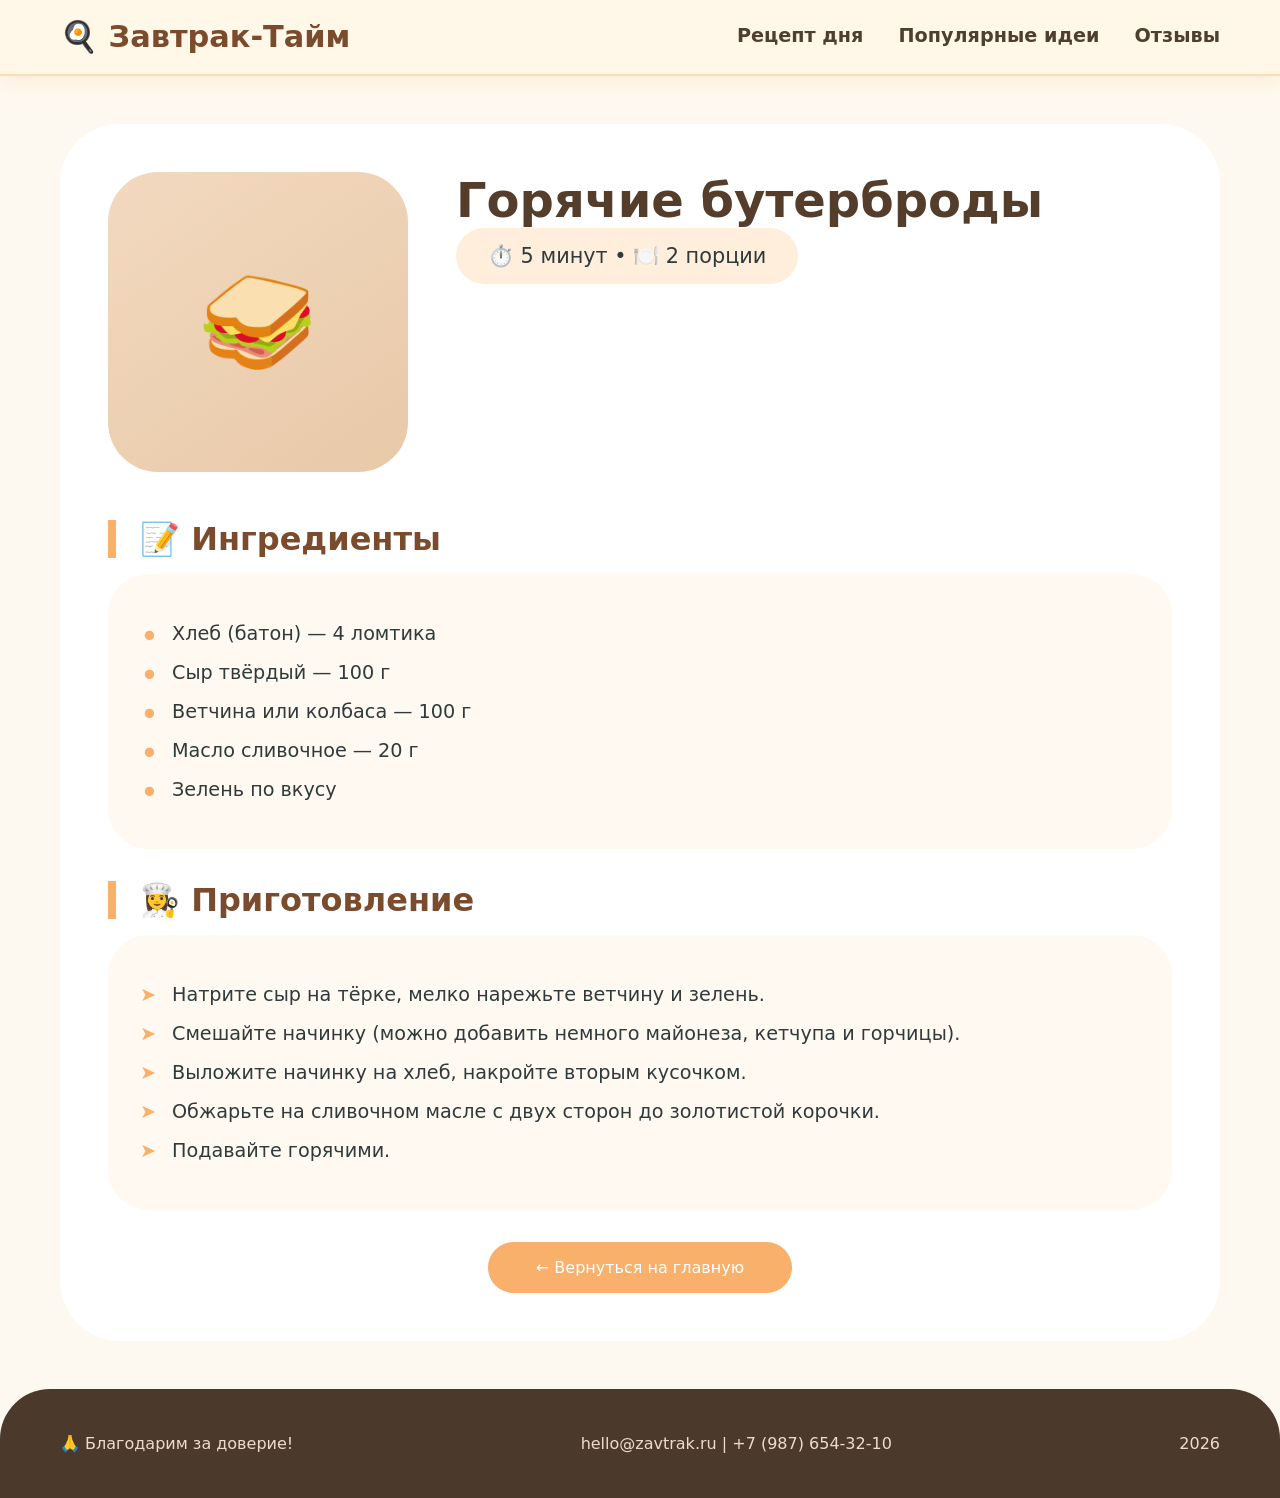
<file: 1индивидуальный проект/рецепт5/index.html>
<!DOCTYPE html>
<html lang="en">
<head>
    <meta charset="UTF-8">
    <title>Горячие бутерброды | Завтрак-Тайм</title>
    <link rel="stylesheet" href="style.css">
    <link rel="shortcut icon" href="/лого.jpg" type="image/x-icon">
</head>
<body>
    <header class="page-header">
        <div class="container header-container">
            <div class="logo"><a href="/index.html">🍳 Завтрак-Тайм</a></div>
            <nav class="nav-links">
                <a href="/index.html#recipe-day">Рецепт дня</a>
                <a href="/index.html#popular">Популярные идеи</a>
                <a href="/index.html#reviews">Отзывы</a>
            </nav>
        </div>
    </header>

    <main class="container">
        <div class="recipe-page">
            <div class="recipe-header">
                <div class="recipe-image">🥪</div>
                <div class="recipe-title">
                    <h1>Горячие бутерброды</h1>
                    <span class="meta">⏱️ 5 минут • 🍽️ 2 порции</span>
                </div>
            </div>

            <div class="section">
                <h2>📝 Ингредиенты</h2>
                <ul class="ingredients">
                    <li>Хлеб (батон) — 4 ломтика</li>
                    <li>Сыр твёрдый — 100 г</li>
                    <li>Ветчина или колбаса — 100 г</li>
                    <li>Масло сливочное — 20 г</li>
                    <li>Зелень по вкусу</li>
                </ul>
            </div>

            <div class="section">
                <h2>👩‍🍳 Приготовление</h2>
                <ol class="steps">
                    <li>Натрите сыр на тёрке, мелко нарежьте ветчину и зелень.</li>
                    <li>Смешайте начинку (можно добавить немного майонеза, кетчупа и горчицы).</li>
                    <li>Выложите начинку на хлеб, накройте вторым кусочком.</li>
                    <li>Обжарьте на сливочном масле с двух сторон до золотистой корочки.</li>
                    <li>Подавайте горячими.</li>
                </ol>
            </div>

            <div style="text-align: center;">
                <a href="/index.html" class="back-btn">← Вернуться на главную</a>
            </div>
        </div>
    </main>

    <footer>
        <div class="container footer-content">
            <div>🙏 Благодарим за доверие!</div>
            <div>hello@zavtrak.ru | +7 (987) 654-32-10</div>
            <div> 2026</div>
        </div>
    </footer>
</body>
</html>
</file>
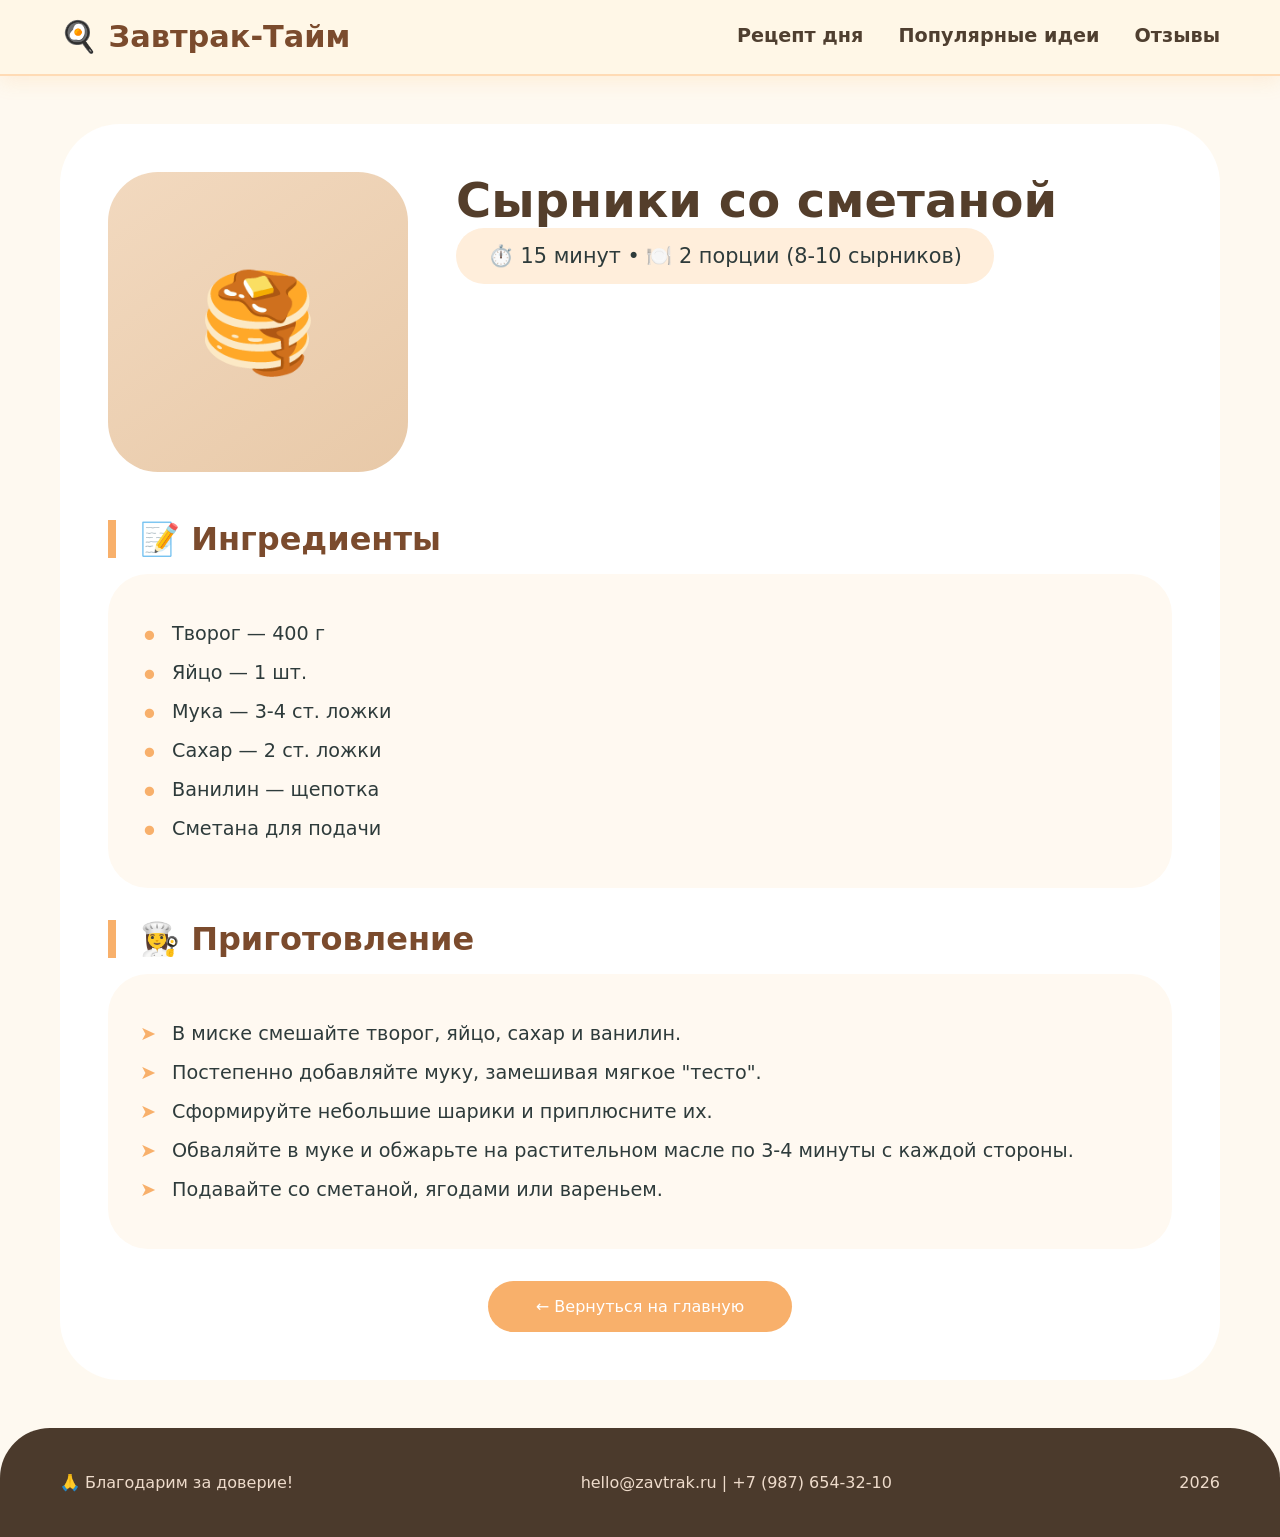
<file: 1индивидуальный проект/рецепт6/index.html>
<!DOCTYPE html>
<html lang="en">
<head>
    <meta charset="UTF-8">
    <title>Сырники | Завтрак-Тайм</title>
    <link rel="stylesheet" href="style.css">
    <link rel="shortcut icon" href="/лого.jpg" type="image/x-icon">
</head>
<body>
    <header class="page-header">
        <div class="container header-container">
            <div class="logo"><a href="/index.html">🍳 Завтрак-Тайм</a></div>
            <nav class="nav-links">
                <a href="/index.html#recipe-day">Рецепт дня</a>
                <a href="/index.html#popular">Популярные идеи</a>
                <a href="/index.html#reviews">Отзывы</a>
            </nav>
        </div>
    </header>

    <main class="container">
        <div class="recipe-page">
            <div class="recipe-header">
                <div class="recipe-image">🥞</div>
                <div class="recipe-title">
                    <h1>Сырники со сметаной</h1>
                    <span class="meta">⏱️ 15 минут • 🍽️ 2 порции (8-10 сырников)</span>
                </div>
            </div>

            <div class="section">
                <h2>📝 Ингредиенты</h2>
                <ul class="ingredients">
                    <li>Творог — 400 г</li>
                    <li>Яйцо — 1 шт.</li>
                    <li>Мука — 3-4 ст. ложки</li>
                    <li>Сахар — 2 ст. ложки</li>
                    <li>Ванилин — щепотка</li>
                    <li>Сметана для подачи</li>
                </ul>
            </div>

            <div class="section">
                <h2>👩‍🍳 Приготовление</h2>
                <ol class="steps">
                    <li>В миске смешайте творог, яйцо, сахар и ванилин.</li>
                    <li>Постепенно добавляйте муку, замешивая мягкое "тесто".</li>
                    <li>Сформируйте небольшие шарики и приплюсните их.</li>
                    <li>Обваляйте в муке и обжарьте на растительном масле по 3-4 минуты с каждой стороны.</li>
                    <li>Подавайте со сметаной, ягодами или вареньем.</li>
                </ol>
            </div>

            <div style="text-align: center;">
                <a href="/index.html" class="back-btn">← Вернуться на главную</a>
            </div>
        </div>
    </main>

    <footer>
        <div class="container footer-content">
            <div>🙏 Благодарим за доверие!</div>
            <div>hello@zavtrak.ru | +7 (987) 654-32-10</div>
            <div>2026</div>
        </div>
    </footer>
</body>
</html>
</file>
<file: 1индивидуальный проект/style.css>
* {
            margin: 0;
            padding: 0;
            box-sizing: border-box;
            font-family: 'Segoe UI', Roboto, system-ui, -apple-system, sans-serif;
        }

        body {
            background-color: #fef9f0;  /* тёплый молочный фон */
            color: #2e3b3b;
            line-height: 1.5;
            scroll-behavior: smooth;
        }

        .container {
            max-width: 1200px;
            margin: 0 auto;
            padding: 0 20px;
        }

        /* ===== НОВЫЙ НАВИГАЦИОННЫЙ HEADER ===== */
        .page-header {
            background: #fff7e7;
            box-shadow: 0 6px 18px rgba(251, 176, 84, 0.15);
            padding: 1rem 0;
            position: sticky;
            top: 0;
            z-index: 100;
            backdrop-filter: blur(15px);
            background-color: rgba(255, 247, 231, 0.9);
            border-bottom: 2px solid #ffdbb5;
        }

        .header-container {
            display: flex;
            align-items: center;
            justify-content: space-between;
            flex-wrap: wrap;
        }

        .logo a {
            font-size: 1.9rem;
            font-weight: 800;
            color: #7b4b2d;
            text-decoration: none;
            letter-spacing: -0.5px;
            text-shadow: 2px 2px 0 #ffe1b3;
        }

        .nav-links {
            display: flex;
            gap: 2.2rem;
            font-weight: 600;
        }

        .nav-links a {
            text-decoration: none;
            color: #4f3f30;
            font-size: 1.2rem;
            padding: 0.5rem 0;
            border-bottom: 3px solid transparent;
            transition: 0.2s;
        }

        .nav-links a:hover {
            border-bottom-color: #f8b06b;
            color: #a3541c;
        }

        /* Шапка (hero) */
        .hero {
            background: linear-gradient(135deg, #fce6b4 0%, #ffd9b0 100%);
            padding: 3rem 0 2.5rem 0;
            text-align: center;
            border-bottom-left-radius: 40px;
            border-bottom-right-radius: 40px;
            margin-bottom: 2rem;
            box-shadow: 0 8px 20px rgba(0,0,0,0.04);
        }

        .hero h1 {
            font-size: 3.2rem;
            font-weight: 700;
            letter-spacing: 1px;
            color: #3b2b1f;
            text-shadow: 2px 2px 0 rgba(255,255,255,0.5);
        }

        .hero .sub {
            font-size: 2.5rem;
            font-weight: 300;
            color: #5e4a36;
            margin-top: 0.5rem;
        }

        .hero p {
            max-width: 650px;
            margin: 1.5rem auto 0;
            font-size: 1.1rem;
            background-color: rgba(255,255,240,0.7);
            padding: 1rem 2rem;
            border-radius: 60px;
            backdrop-filter: blur(2px);
        }

        /* Секции */
        .section-title {
            font-size: 2.2rem;
            font-weight: 600;
            color: #7b4b2d;
            margin-bottom: 2rem;
            border-left: 10px solid #f8b06b;
            padding-left: 1.5rem;
            background: linear-gradient(to right, #fff3e0, transparent);
        }

        /* Карточки сетка */
        .card-grid {
            display: grid;
            grid-template-columns: repeat(auto-fill, minmax(280px, 1fr));
            gap: 2rem;
            margin-bottom: 3.5rem;
        }

        .card {
            background: white;
            border-radius: 32px;
            overflow: hidden;
            box-shadow: 0 15px 30px -10px rgba(0,0,0,0.1);
            transition: all 0.2s ease;
            border: 1px solid #ffe9d4;
        }

        .card:hover {
            transform: translateY(-8px);
            box-shadow: 0 25px 35px -8px #e3c9ad;
        }

        .card-img {
            width: 100%;
            height: 200px;
            background-color: #e0d6cb;
            display: flex;
            align-items: center;
            justify-content: center;
            font-size: 1rem;
            color: #7a5a4a;
            background-image: radial-gradient(circle at 20px 20px, #d4b68a 2px, transparent 2px), 
                              linear-gradient(145deg, #f3e3d3, #eddac6);
            background-size: 40px 40px, 100%;
            border-bottom: 3px dashed #b2967c;
            position: relative;
        }

        .card-img::before {
            content: "🍽️ фото";
            font-size: 1.3rem;
            font-weight: 400;
            background: rgba(255,255,255,0.5);
            padding: 0.5rem 1rem;
            border-radius: 40px;
            backdrop-filter: blur(5px);
            color: #3e2f23;
        }

        .card-content {
            padding: 1.5rem 1.2rem 1.5rem;
        }

        .card-title {
            font-size: 1.4rem;
            font-weight: 700;
            margin-bottom: 0.5rem;
            color: #3b2b1f;
        }

        .card-time {
            display: inline-block;
            background: #ffeedb;
            padding: 0.3rem 1rem;
            border-radius: 30px;
            font-size: 0.9rem;
            font-weight: 500;
            color: #9b6d4b;
            margin: 0.5rem 0 1rem 0;
        }

        .btn-recipe {
            display: inline-block;
            background: #f8b06b;
            color: white;
            font-weight: 600;
            padding: 0.6rem 1.8rem;
            border-radius: 40px;
            text-decoration: none;
            font-size: 0.95rem;
            transition: background 0.2s;
            border: none;
            cursor: pointer;
            box-shadow: 0 8px 15px -5px #f8b06b;
        }

        .btn-recipe:hover {
            background: #e5954d;
        }

        /* Рецепт дня — большая карточка */
        .recipe-day-card {
            background: #fff9f1;
            border-radius: 40px;
            padding: 2rem;
            border: 2px solid #ffc99b;
            display: flex;
            flex-wrap: wrap;
            align-items: center;
            gap: 2.5rem;
            margin-bottom: 2rem;
            box-shadow: 0 20px 30px -10px #ffcfaa;
        }

        .recipe-day-img {
            flex: 0 0 200px;
            height: 200px;
            border-radius: 30px;
            background: #dcc7b0;
            background-image: linear-gradient(145deg, #f2d9bf, #e8c9a8);
            display: flex;
            align-items: center;
            justify-content: center;
            font-size: 1.3rem;
            color: #6b4c33;
            box-shadow: 0 10px 15px -5px #bb9f84;
        }

        .recipe-day-img::before {
            content: "🥘 фото дня";
            background: rgba(255,250,235,0.7);
            padding: 0.5rem 1.2rem;
            border-radius: 50px;
            backdrop-filter: blur(4px);
        }

        .recipe-day-info {
            flex: 1;
        }

        .recipe-day-info h3 {
            font-size: 2.2rem;
            font-weight: 700;
            color: #543e2b;
        }

        .recipe-day-info .badge {
            background: #c9782b;
            color: white;
            padding: 0.3rem 1rem;
            border-radius: 50px;
            font-size: 0.9rem;
            letter-spacing: 0.5px;
            display: inline-block;
            margin: 0.5rem 0;
        }

        .recipe-day-info .time {
            font-size: 1.2rem;
            font-weight: 500;
            color: #7f5a38;
            margin: 0.75rem 0 1.25rem;
        }

        /* приветственный текст перед рецептом дня */
        .greeting-text {
            font-size: 1.4rem;
            background: #fff2dc;
            padding: 1rem 2.5rem;
            border-radius: 80px;
            display: inline-block;
            margin-bottom: 2rem;
            color: #4f3d2c;
            font-weight: 500;
            border: 2px dashed #faba7a;
        }

        /* Отзывы */
        .reviews-grid {
            display: flex;
            flex-wrap: wrap;
            gap: 2rem;
            margin: 2.5rem 0 3rem;
        }

        .review-item {
            background: white;
            border-radius: 40px;
            padding: 1.8rem;
            flex: 1 1 280px;
            box-shadow: 0 10px 20px -5px rgba(216, 166, 106, 0.2);
            border: 1px solid #fbe1c8;
            transition: 0.2s;
        }

        .review-item:hover {
            background: #fffcf6;
        }

        .review-author {
            font-weight: 700;
            font-size: 1.2rem;
            color: #673f20;
            display: flex;
            align-items: center;
            gap: 10px;
            margin-bottom: 0.8rem;
        }

        .review-author span {
            background: #f8d7ad;
            border-radius: 50%;
            width: 40px;
            height: 40px;
            display: inline-flex;
            align-items: center;
            justify-content: center;
            font-size: 1.3rem;
        }

        .review-text {
            font-style: italic;
            color: #2f403f;
            margin-bottom: 0.7rem;
            line-height: 1.5;
        }

        .review-rating {
            color: #ff9933;
            font-size: 1.2rem;
            letter-spacing: 3px;
        }

        /* Подвал */
        footer {
            background: #4b3a2c;
            color: #eedbcb;
            padding: 2.8rem 0;
            margin-top: 4rem;
            border-top-left-radius: 50px;
            border-top-right-radius: 50px;
        }

        .footer-content {
            display: flex;
            flex-wrap: wrap;
            justify-content: space-between;
            align-items: center;
            gap: 1.5rem;
        }

        .footer-thanks p {
            font-size: 1.3rem;
            font-weight: 500;
        }

        .footer-thanks span {
            font-size: 1rem;
            color: #eab27c;
        }

        .footer-contacts {
            background: #5f4c3b;
            padding: 1.2rem 2.5rem;
            border-radius: 60px;
        }

        .footer-contacts a {
            color: #ffe1b9;
            text-decoration: none;
            font-size: 1.1rem;
            margin: 0 1rem 0 0;
            border-right: 1px solid #b59b83;
            padding-right: 1rem;
        }

        .footer-contacts a:last-child {
            border-right: none;
        }

        .footer-contacts a:hover {
            color: white;
            text-decoration: underline;
        }

        .footer-date {
            font-size: 0.95rem;
            opacity: 0.8;
        }

        /* Адаптация */
        @media (max-width: 700px) {
            .hero h1 { font-size: 2.5rem; }
            .recipe-day-card { flex-direction: column; text-align: center; }
            .footer-content { flex-direction: column; text-align: center; }
            .header-container { flex-direction: column; gap: 0.8rem; }
            .nav-links { gap: 1.2rem; flex-wrap: wrap; justify-content: center; }
        }
</file>
<file: 1индивидуальный проект/рецепт дня/style.css>
* {
            margin: 0;
            padding: 0;
            box-sizing: border-box;
            font-family: 'Segoe UI', Roboto, system-ui, sans-serif;
        }
        body {
            background-color: #fef9f0;
            color: #2e3b3b;
        }
        .container {
            max-width: 1200px;
            margin: 0 auto;
            padding: 0 20px;
        }
        .page-header {
            background: #fff7e7;
            box-shadow: 0 6px 18px rgba(251, 176, 84, 0.15);
            padding: 1rem 0;
            border-bottom: 2px solid #ffdbb5;
        }
        .header-container {
            display: flex;
            align-items: center;
            justify-content: space-between;
            flex-wrap: wrap;
        }
        .logo a {
            font-size: 1.9rem;
            font-weight: 800;
            color: #7b4b2d;
            text-decoration: none;
        }
        
        .nav-links {
            display: flex;
            gap: 2.2rem;
            font-weight: 600;
        }

        .nav-links a {
            text-decoration: none;
            color: #4f3f30;
            font-size: 1.2rem;
            padding: 0.5rem 0;
            border-bottom: 3px solid transparent;
            transition: 0.2s;
        }

        .nav-links a:hover {
            border-bottom-color: #f8b06b;
            color: #a3541c;}
            
        .recipe-page {
            background: white;
            border-radius: 60px;
            padding: 3rem;
            margin: 3rem 0;
            box-shadow: 0 20px 40px rgba(0,0,0,0.05);
        }
        .recipe-header {
            display: flex;
            gap: 3rem;
            margin-bottom: 3rem;
            flex-wrap: wrap;
        }
        .recipe-image {
            width: 300px;
            height: 300px;
            background: linear-gradient(145deg, #f2d9bf, #e8c9a8);
            border-radius: 50px;
            display: flex;
            align-items: center;
            justify-content: center;
            font-size: 6rem;
            color: #6b4c33;
        }
        .recipe-title h1 {
            font-size: 3rem;
            color: #543e2b;
            margin-bottom: 1rem;
        }
        .meta {
            background: #ffeedb;
            padding: 1rem 2rem;
            border-radius: 50px;
            display: inline-block;
            font-size: 1.3rem;
        }
        .section {
            margin: 2.5rem 0;
        }
        .section h2 {
            font-size: 2rem;
            color: #7b4b2d;
            border-left: 8px solid #f8b06b;
            padding-left: 1.5rem;
            margin-bottom: 1.5rem;
        }
        .ingredients, .steps {
            background: #fff9f1;
            padding: 2rem;
            border-radius: 40px;
        }
        .ingredients li, .steps li {
            margin: 1rem 0;
            font-size: 1.2rem;
            list-style-type: none;
            padding-left: 2rem;
            position: relative;
        }
        .ingredients li::before {
            content: "•";
            color: #f8b06b;
            font-size: 2rem;
            position: absolute;
            left: 0;
            top: -5px;
        }
        .steps li::before {
            content: "➤";
            color: #f8b06b;
            position: absolute;
            left: 0;
        }
        .back-btn {
            display: inline-block;
            background: #f8b06b;
            color: white;
            padding: 1rem 3rem;
            border-radius: 50px;
            text-decoration: none;
            font-size: 1.2rem;
            margin-top: 2rem;
        }
        footer {
            background: #4b3a2c;
            color: #eedbcb;
            padding: 2.8rem 0;
            border-top-left-radius: 50px;
            border-top-right-radius: 50px;
        }
        .footer-content {
            display: flex;
            justify-content: space-between;
            align-items: center;
            flex-wrap: wrap;
        }
        @media (max-width: 700px) {
            .recipe-header { flex-direction: column; }
        }
</file>
<file: 1индивидуальный проект/рецепт1/style.css>
* {
            margin: 0;
            padding: 0;
            box-sizing: border-box;
            font-family: 'Segoe UI', Roboto, system-ui, sans-serif;
        }
        body {
            background-color: #fef9f0;
            color: #2e3b3b;
        }
        .container {
            max-width: 1200px;
            margin: 0 auto;
            padding: 0 20px;
        }
        .page-header {
            background: #fff7e7;
            box-shadow: 0 6px 18px rgba(251, 176, 84, 0.15);
            padding: 1rem 0;
            border-bottom: 2px solid #ffdbb5;
        }
        .header-container {
            display: flex;
            align-items: center;
            justify-content: space-between;
            flex-wrap: wrap;
        }
        .logo a {
            font-size: 1.9rem;
            font-weight: 800;
            color: #7b4b2d;
            text-decoration: none;
        }
        
        .nav-links {
            display: flex;
            gap: 2.2rem;
            font-weight: 600;
        }

        .nav-links a {
            text-decoration: none;
            color: #4f3f30;
            font-size: 1.2rem;
            padding: 0.5rem 0;
            border-bottom: 3px solid transparent;
            transition: 0.2s;
        }

        .nav-links a:hover {
            border-bottom-color: #f8b06b;
            color: #a3541c;}
        .recipe-page { 
            background: white; 
            border-radius: 60px; 
            padding: 3rem; 
            margin: 3rem 0; 
        }

        .recipe-header { 
            display: flex; 
            gap: 3rem; 
            margin-bottom: 3rem; 
            flex-wrap: wrap; 
        }

        .recipe-image { 
            width: 300px; 
            height: 300px; 
            background: linear-gradient(145deg, #f2d9bf, #e8c9a8); 
            border-radius: 50px; 
            display: flex; 
            align-items: center; 
            justify-content: center; 
            font-size: 6rem; 
        }

        .recipe-title h1 { 
            font-size: 3rem; 
            color: #543e2b; 
        }

        .meta { 
            background: #ffeedb; 
            padding: 1rem 2rem; 
            border-radius: 50px; 
            display: inline-block; 
            font-size: 1.3rem; 
        }

        .section h2 { 
            font-size: 2rem; 
            color: #7b4b2d; 
            border-left: 8px solid #f8b06b; 
            padding-left: 1.5rem; 
            margin: 2rem 0 1rem; 
        }

        .ingredients, .steps { 
            background: #fff9f1; 
            padding: 2rem; 
            border-radius: 40px; 
        }

        .ingredients li, .steps li { 
            margin: 1rem 0; 
            font-size: 1.2rem; 
            list-style: none; 
            padding-left: 2rem; 
            position: relative; 
        }

        .ingredients li::before { 
            content: "•"; 
            color: #f8b06b; 
            font-size: 2rem; 
            position: absolute; 
            left: 0; top: -5px;
         }

        .steps li::before { 
            content: "➤"; 
            color: #f8b06b; 
            position: absolute; 
            left: 0; 
        }

        .back-btn { 
            display: inline-block; 
            background: #f8b06b; 
            color: white; 
            padding: 1rem 3rem; 
            border-radius: 50px; 
            text-decoration: none; 
            margin-top: 2rem; 
        }

        footer { 
            background: #4b3a2c; 
            color: #eedbcb; 
            padding: 2.8rem 0; 
            border-radius: 50px 50px 0 0; 
        }

        .footer-content { 
            display: flex; 
            justify-content: space-between; 
            align-items: center; 
            flex-wrap: wrap; 
        }
</file>
<file: 1индивидуальный проект/рецепт2/style.css>
* {
            margin: 0;
            padding: 0;
            box-sizing: border-box;
            font-family: 'Segoe UI', Roboto, system-ui, sans-serif;
        }
        body {
            background-color: #fef9f0;
            color: #2e3b3b;
        }
        .container {
            max-width: 1200px;
            margin: 0 auto;
            padding: 0 20px;
        }
        .page-header {
            background: #fff7e7;
            box-shadow: 0 6px 18px rgba(251, 176, 84, 0.15);
            padding: 1rem 0;
            border-bottom: 2px solid #ffdbb5;
        }
        .header-container {
            display: flex;
            align-items: center;
            justify-content: space-between;
            flex-wrap: wrap;
        }
        .logo a {
            font-size: 1.9rem;
            font-weight: 800;
            color: #7b4b2d;
            text-decoration: none;
        }
        
        .nav-links {
            display: flex;
            gap: 2.2rem;
            font-weight: 600;
        }

        .nav-links a {
            text-decoration: none;
            color: #4f3f30;
            font-size: 1.2rem;
            padding: 0.5rem 0;
            border-bottom: 3px solid transparent;
            transition: 0.2s;
        }

        .nav-links a:hover {
            border-bottom-color: #f8b06b;
            color: #a3541c;}
        .recipe-page { 
            background: white; 
            border-radius: 60px; 
            padding: 3rem; 
            margin: 3rem 0; 
        }

        .recipe-header { 
            display: flex; 
            gap: 3rem; 
            margin-bottom: 3rem; 
            flex-wrap: wrap; 
        }

        .recipe-image { 
            width: 300px; 
            height: 300px; 
            background: linear-gradient(145deg, #f2d9bf, #e8c9a8); 
            border-radius: 50px; 
            display: flex; 
            align-items: center; 
            justify-content: center; 
            font-size: 6rem; 
        }

        .recipe-title h1 { 
            font-size: 3rem; 
            color: #543e2b; 
        }

        .meta { 
            background: #ffeedb; 
            padding: 1rem 2rem; 
            border-radius: 50px; 
            display: inline-block; 
            font-size: 1.3rem; 
        }

        .section h2 { 
            font-size: 2rem; 
            color: #7b4b2d; 
            border-left: 8px solid #f8b06b; 
            padding-left: 1.5rem; 
            margin: 2rem 0 1rem; 
        }

        .ingredients, .steps { 
            background: #fff9f1; 
            padding: 2rem; 
            border-radius: 40px; 
        }

        .ingredients li, .steps li { 
            margin: 1rem 0; 
            font-size: 1.2rem; 
            list-style: none; 
            padding-left: 2rem; 
            position: relative; 
        }

        .ingredients li::before { 
            content: "•"; 
            color: #f8b06b; 
            font-size: 2rem; 
            position: absolute; 
            left: 0; top: -5px;
         }

        .steps li::before { 
            content: "➤"; 
            color: #f8b06b; 
            position: absolute; 
            left: 0; 
        }

        .back-btn { 
            display: inline-block; 
            background: #f8b06b; 
            color: white; 
            padding: 1rem 3rem; 
            border-radius: 50px; 
            text-decoration: none; 
            margin-top: 2rem; 
        }
        
        .sovet{
            font-size: 1.4rem;
            background: #fff2dc;
            padding: 1rem 2.5rem;
            border-radius: 80px;
            display: inline-block;
            margin-bottom: 2rem;
            color: #4f3d2c;
            font-weight: 500;
            border: 2px dashed #faba7a;
            margin: 15px;
        }
        footer { 
            background: #4b3a2c; 
            color: #eedbcb; 
            padding: 2.8rem 0; 
            border-radius: 50px 50px 0 0; 
        }

        .footer-content { 
            display: flex; 
            justify-content: space-between; 
            align-items: center; 
            flex-wrap: wrap; 
        }
</file>
<file: 1индивидуальный проект/рецепт3/style.css>
* {
            margin: 0;
            padding: 0;
            box-sizing: border-box;
            font-family: 'Segoe UI', Roboto, system-ui, sans-serif;
        }
        body {
            background-color: #fef9f0;
            color: #2e3b3b;
        }
        .container {
            max-width: 1200px;
            margin: 0 auto;
            padding: 0 20px;
        }
        .page-header {
            background: #fff7e7;
            box-shadow: 0 6px 18px rgba(251, 176, 84, 0.15);
            padding: 1rem 0;
            border-bottom: 2px solid #ffdbb5;
        }
        .header-container {
            display: flex;
            align-items: center;
            justify-content: space-between;
            flex-wrap: wrap;
        }
        .logo a {
            font-size: 1.9rem;
            font-weight: 800;
            color: #7b4b2d;
            text-decoration: none;
        }
        
        .nav-links {
            display: flex;
            gap: 2.2rem;
            font-weight: 600;
        }

        .nav-links a {
            text-decoration: none;
            color: #4f3f30;
            font-size: 1.2rem;
            padding: 0.5rem 0;
            border-bottom: 3px solid transparent;
            transition: 0.2s;
        }

        .nav-links a:hover {
            border-bottom-color: #f8b06b;
            color: #a3541c;}
        .recipe-page { 
            background: white; 
            border-radius: 60px; 
            padding: 3rem; 
            margin: 3rem 0; 
        }

        .recipe-header { 
            display: flex; 
            gap: 3rem; 
            margin-bottom: 3rem; 
            flex-wrap: wrap; 
        }

        .recipe-image { 
            width: 300px; 
            height: 300px; 
            background: linear-gradient(145deg, #f2d9bf, #e8c9a8); 
            border-radius: 50px; 
            display: flex; 
            align-items: center; 
            justify-content: center; 
            font-size: 6rem; 
        }

        .recipe-title h1 { 
            font-size: 3rem; 
            color: #543e2b; 
        }

        .meta { 
            background: #ffeedb; 
            padding: 1rem 2rem; 
            border-radius: 50px; 
            display: inline-block; 
            font-size: 1.3rem; 
        }

        .section h2 { 
            font-size: 2rem; 
            color: #7b4b2d; 
            border-left: 8px solid #f8b06b; 
            padding-left: 1.5rem; 
            margin: 2rem 0 1rem; 
        }

        .ingredients, .steps { 
            background: #fff9f1; 
            padding: 2rem; 
            border-radius: 40px; 
        }

        .ingredients li, .steps li { 
            margin: 1rem 0; 
            font-size: 1.2rem; 
            list-style: none; 
            padding-left: 2rem; 
            position: relative; 
        }

        .ingredients li::before { 
            content: "•"; 
            color: #f8b06b; 
            font-size: 2rem; 
            position: absolute; 
            left: 0; top: -5px;
         }

        .steps li::before { 
            content: "➤"; 
            color: #f8b06b; 
            position: absolute; 
            left: 0; 
        }

        .back-btn { 
            display: inline-block; 
            background: #f8b06b; 
            color: white; 
            padding: 1rem 3rem; 
            border-radius: 50px; 
            text-decoration: none; 
            margin-top: 2rem; 
        }

        footer { 
            background: #4b3a2c; 
            color: #eedbcb; 
            padding: 2.8rem 0; 
            border-radius: 50px 50px 0 0; 
        }

        .footer-content { 
            display: flex; 
            justify-content: space-between; 
            align-items: center; 
            flex-wrap: wrap; 
        }
</file>
<file: 1индивидуальный проект/рецепт4/style.css>
* {
            margin: 0;
            padding: 0;
            box-sizing: border-box;
            font-family: 'Segoe UI', Roboto, system-ui, sans-serif;
        }
        body {
            background-color: #fef9f0;
            color: #2e3b3b;
        }
        .container {
            max-width: 1200px;
            margin: 0 auto;
            padding: 0 20px;
        }
        .page-header {
            background: #fff7e7;
            box-shadow: 0 6px 18px rgba(251, 176, 84, 0.15);
            padding: 1rem 0;
            border-bottom: 2px solid #ffdbb5;
        }
        .header-container {
            display: flex;
            align-items: center;
            justify-content: space-between;
            flex-wrap: wrap;
        }
        .logo a {
            font-size: 1.9rem;
            font-weight: 800;
            color: #7b4b2d;
            text-decoration: none;
        }
        
        .nav-links {
            display: flex;
            gap: 2.2rem;
            font-weight: 600;
        }

        .nav-links a {
            text-decoration: none;
            color: #4f3f30;
            font-size: 1.2rem;
            padding: 0.5rem 0;
            border-bottom: 3px solid transparent;
            transition: 0.2s;
        }

        .nav-links a:hover {
            border-bottom-color: #f8b06b;
            color: #a3541c;}
        .recipe-page { 
            background: white; 
            border-radius: 60px; 
            padding: 3rem; 
            margin: 3rem 0; 
        }

        .recipe-header { 
            display: flex; 
            gap: 3rem; 
            margin-bottom: 3rem; 
            flex-wrap: wrap; 
        }

        .recipe-image { 
            width: 300px; 
            height: 300px; 
            background: linear-gradient(145deg, #f2d9bf, #e8c9a8); 
            border-radius: 50px; 
            display: flex; 
            align-items: center; 
            justify-content: center; 
            font-size: 6rem; 
        }

        .recipe-title h1 { 
            font-size: 3rem; 
            color: #543e2b; 
        }

        .meta { 
            background: #ffeedb; 
            padding: 1rem 2rem; 
            border-radius: 50px; 
            display: inline-block; 
            font-size: 1.3rem; 
        }

        .section h2 { 
            font-size: 2rem; 
            color: #7b4b2d; 
            border-left: 8px solid #f8b06b; 
            padding-left: 1.5rem; 
            margin: 2rem 0 1rem; 
        }

        .ingredients, .steps { 
            background: #fff9f1; 
            padding: 2rem; 
            border-radius: 40px; 
        }

        .ingredients li, .steps li { 
            margin: 1rem 0; 
            font-size: 1.2rem; 
            list-style: none; 
            padding-left: 2rem; 
            position: relative; 
        }

        .ingredients li::before { 
            content: "•"; 
            color: #f8b06b; 
            font-size: 2rem; 
            position: absolute; 
            left: 0; top: -5px;
         }

        .steps li::before { 
            content: "➤"; 
            color: #f8b06b; 
            position: absolute; 
            left: 0; 
        }

        .back-btn { 
            display: inline-block; 
            background: #f8b06b; 
            color: white; 
            padding: 1rem 3rem; 
            border-radius: 50px; 
            text-decoration: none; 
            margin-top: 2rem; 
        }

        footer { 
            background: #4b3a2c; 
            color: #eedbcb; 
            padding: 2.8rem 0; 
            border-radius: 50px 50px 0 0; 
        }

        .footer-content { 
            display: flex; 
            justify-content: space-between; 
            align-items: center; 
            flex-wrap: wrap; 
        }
</file>
<file: 1индивидуальный проект/рецепт5/style.css>
* {
            margin: 0;
            padding: 0;
            box-sizing: border-box;
            font-family: 'Segoe UI', Roboto, system-ui, sans-serif;
        }
        body {
            background-color: #fef9f0;
            color: #2e3b3b;
        }
        .container {
            max-width: 1200px;
            margin: 0 auto;
            padding: 0 20px;
        }
        .page-header {
            background: #fff7e7;
            box-shadow: 0 6px 18px rgba(251, 176, 84, 0.15);
            padding: 1rem 0;
            border-bottom: 2px solid #ffdbb5;
        }
        .header-container {
            display: flex;
            align-items: center;
            justify-content: space-between;
            flex-wrap: wrap;
        }
        .logo a {
            font-size: 1.9rem;
            font-weight: 800;
            color: #7b4b2d;
            text-decoration: none;
        }
        
        .nav-links {
            display: flex;
            gap: 2.2rem;
            font-weight: 600;
        }

        .nav-links a {
            text-decoration: none;
            color: #4f3f30;
            font-size: 1.2rem;
            padding: 0.5rem 0;
            border-bottom: 3px solid transparent;
            transition: 0.2s;
        }

        .nav-links a:hover {
            border-bottom-color: #f8b06b;
            color: #a3541c;}
        .recipe-page { 
            background: white; 
            border-radius: 60px; 
            padding: 3rem; 
            margin: 3rem 0; 
        }

        .recipe-header { 
            display: flex; 
            gap: 3rem; 
            margin-bottom: 3rem; 
            flex-wrap: wrap; 
        }

        .recipe-image { 
            width: 300px; 
            height: 300px; 
            background: linear-gradient(145deg, #f2d9bf, #e8c9a8); 
            border-radius: 50px; 
            display: flex; 
            align-items: center; 
            justify-content: center; 
            font-size: 6rem; 
        }

        .recipe-title h1 { 
            font-size: 3rem; 
            color: #543e2b; 
        }

        .meta { 
            background: #ffeedb; 
            padding: 1rem 2rem; 
            border-radius: 50px; 
            display: inline-block; 
            font-size: 1.3rem; 
        }

        .section h2 { 
            font-size: 2rem; 
            color: #7b4b2d; 
            border-left: 8px solid #f8b06b; 
            padding-left: 1.5rem; 
            margin: 2rem 0 1rem; 
        }

        .ingredients, .steps { 
            background: #fff9f1; 
            padding: 2rem; 
            border-radius: 40px; 
        }

        .ingredients li, .steps li { 
            margin: 1rem 0; 
            font-size: 1.2rem; 
            list-style: none; 
            padding-left: 2rem; 
            position: relative; 
        }

        .ingredients li::before { 
            content: "•"; 
            color: #f8b06b; 
            font-size: 2rem; 
            position: absolute; 
            left: 0; top: -5px;
         }

        .steps li::before { 
            content: "➤"; 
            color: #f8b06b; 
            position: absolute; 
            left: 0; 
        }

        .back-btn { 
            display: inline-block; 
            background: #f8b06b; 
            color: white; 
            padding: 1rem 3rem; 
            border-radius: 50px; 
            text-decoration: none; 
            margin-top: 2rem; 
        }

        footer { 
            background: #4b3a2c; 
            color: #eedbcb; 
            padding: 2.8rem 0; 
            border-radius: 50px 50px 0 0; 
        }

        .footer-content { 
            display: flex; 
            justify-content: space-between; 
            align-items: center; 
            flex-wrap: wrap; 
        }
</file>
<file: 1индивидуальный проект/рецепт6/style.css>
* {
            margin: 0;
            padding: 0;
            box-sizing: border-box;
            font-family: 'Segoe UI', Roboto, system-ui, sans-serif;
        }
        body {
            background-color: #fef9f0;
            color: #2e3b3b;
        }
        .container {
            max-width: 1200px;
            margin: 0 auto;
            padding: 0 20px;
        }
        .page-header {
            background: #fff7e7;
            box-shadow: 0 6px 18px rgba(251, 176, 84, 0.15);
            padding: 1rem 0;
            border-bottom: 2px solid #ffdbb5;
        }
        .header-container {
            display: flex;
            align-items: center;
            justify-content: space-between;
            flex-wrap: wrap;
        }
        .logo a {
            font-size: 1.9rem;
            font-weight: 800;
            color: #7b4b2d;
            text-decoration: none;
        }
        
        .nav-links {
            display: flex;
            gap: 2.2rem;
            font-weight: 600;
        }

        .nav-links a {
            text-decoration: none;
            color: #4f3f30;
            font-size: 1.2rem;
            padding: 0.5rem 0;
            border-bottom: 3px solid transparent;
            transition: 0.2s;
        }

        .nav-links a:hover {
            border-bottom-color: #f8b06b;
            color: #a3541c;}
        .recipe-page { 
            background: white; 
            border-radius: 60px; 
            padding: 3rem; 
            margin: 3rem 0; 
        }

        .recipe-header { 
            display: flex; 
            gap: 3rem; 
            margin-bottom: 3rem; 
            flex-wrap: wrap; 
        }

        .recipe-image { 
            width: 300px; 
            height: 300px; 
            background: linear-gradient(145deg, #f2d9bf, #e8c9a8); 
            border-radius: 50px; 
            display: flex; 
            align-items: center; 
            justify-content: center; 
            font-size: 6rem; 
        }

        .recipe-title h1 { 
            font-size: 3rem; 
            color: #543e2b; 
        }

        .meta { 
            background: #ffeedb; 
            padding: 1rem 2rem; 
            border-radius: 50px; 
            display: inline-block; 
            font-size: 1.3rem; 
        }

        .section h2 { 
            font-size: 2rem; 
            color: #7b4b2d; 
            border-left: 8px solid #f8b06b; 
            padding-left: 1.5rem; 
            margin: 2rem 0 1rem; 
        }

        .ingredients, .steps { 
            background: #fff9f1; 
            padding: 2rem; 
            border-radius: 40px; 
        }

        .ingredients li, .steps li { 
            margin: 1rem 0; 
            font-size: 1.2rem; 
            list-style: none; 
            padding-left: 2rem; 
            position: relative; 
        }

        .ingredients li::before { 
            content: "•"; 
            color: #f8b06b; 
            font-size: 2rem; 
            position: absolute; 
            left: 0; top: -5px;
         }

        .steps li::before { 
            content: "➤"; 
            color: #f8b06b; 
            position: absolute; 
            left: 0; 
        }

        .back-btn { 
            display: inline-block; 
            background: #f8b06b; 
            color: white; 
            padding: 1rem 3rem; 
            border-radius: 50px; 
            text-decoration: none; 
            margin-top: 2rem; 
        }

        footer { 
            background: #4b3a2c; 
            color: #eedbcb; 
            padding: 2.8rem 0; 
            border-radius: 50px 50px 0 0; 
        }

        .footer-content { 
            display: flex; 
            justify-content: space-between; 
            align-items: center; 
            flex-wrap: wrap; 
        }
</file>
